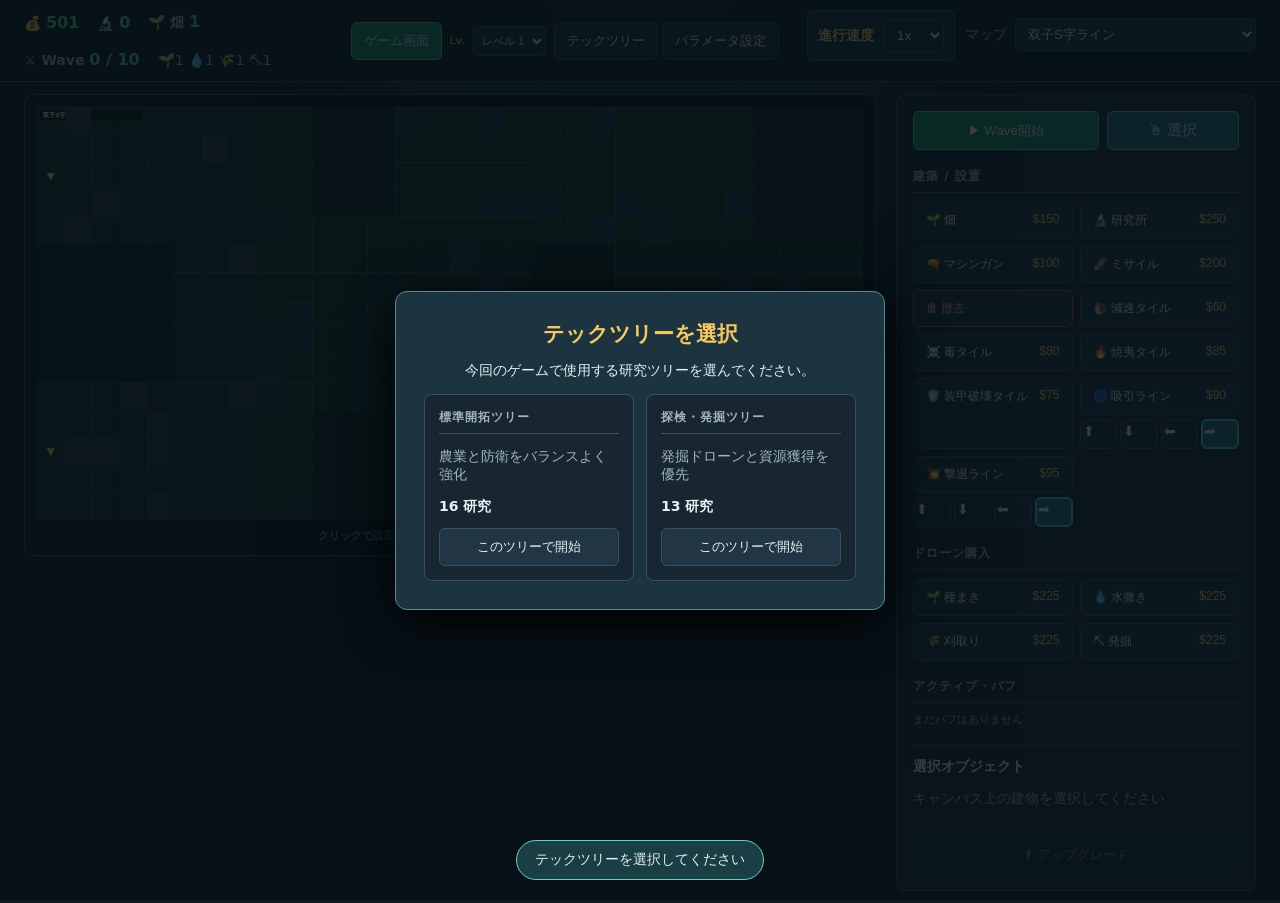
<file: index.html>
<!doctype html>
<html lang="ja"><head><meta charset="UTF-8"><meta name="viewport" content="width=device-width,initial-scale=1"><title>Farm Defense - Expanded Edition</title><link rel="stylesheet" href="style.css"><link rel="stylesheet" href="style-mobile.css" media="screen and (max-width: 700px)"></head>
<body><header><div class="stats"><b>💰 <i id="money">501</i></b><b>🔬 <i id="science">0</i></b><b>🌱 畑 <i id="farms">2</i></b><b>⚔ Wave <i id="wave">0 / 10</i></b><span id="drones">🌱1 💧1 🌾1 🔍1</span></div><nav><button class="tab active" data-tab="game-tab">ゲーム画面</button><button class="tab" data-tab="techtree-tab">テックツリー</button><button class="tab" data-tab="params-tab">パラメータ設定</button></nav><div id="header-game-controls" class="header-game-controls"></div></header>
<main><section id="game-tab" class="tab-panel active"><div class="game-layout"><div class="canvas-wrap"><canvas id="gameCanvas" width="360" height="720"></canvas><div class="hint">クリックで設置・選択　｜　敵を倒して農園を守ろう</div></div><aside id="sidebar"><div class="top-actions"><button id="btn-start-wave" class="primary">▶ Wave開始</button><button id="btn-select-mode" class="select-action">🖱 選択</button></div><h3>建築 / 設置</h3><div class="build-grid" id="build-grid"></div><h3>ドローン購入</h3><div class="build-grid drone-grid" id="drone-shop"></div><h3>アクティブ・バフ</h3><div id="buff-list" class="badges">まだバフはありません</div><div id="selection" class="selection"><b>選択オブジェクト</b><p>キャンバス上の建物を選択してください</p><button id="btn-upgrade-target" disabled>⬆ アップグレード</button></div></aside></div></section>
<section id="techtree-tab" class="tab-panel"><div class="section-head"><div><h2>テックツリー</h2><p>科学ポイントを使って文明を発展させ、農園を強化しましょう。</p></div><strong>科学 🔬 <span id="science-tech">0</span></strong></div><div id="techtree" class="tech-tree"></div></section>
 <section id="params-tab" class="tab-panel"><div class="section-head"><div><h2>パラメータ設定</h2><p>ゲームバランス、発掘ドローン、テックツリーを変更できます。</p></div><div><button id="resume">▶ ゲームに戻る</button><button id="export">📋 設定をJS変数として出力</button><button id="reset" class="danger">🔄 リセットして最初から</button></div></div><h2>ゲームパラメータ</h2><div id="param-editor" class="param-editor"></div><h2>罠作成・編集</h2><p>効果を1つ以上設定し、保存後にゲーム画面で設置して試せます。設置済み罠は編集前の定義を保持します。</p><div id="trap-editor" class="param-editor"></div><h2>発掘ドローン設定</h2><div id="excavation-editor" class="param-editor"></div><h2>バフ設定（効果量・レアリティ）</h2><div id="buff-editor" class="buff-editor"></div><h2>ウェーブ別バフ出現設定</h2><p>未設定のウェーブは「共通設定」を使用します。レアリティ割合は重みです（例: R1=2、R2=1）。</p><div id="wave-buff-editor" class="wave-buff-editor"></div><h2>テックツリー作成・編集</h2><p>研究は名称・Tier・必要科学値・取得バフを編集できます。依存関係は「依存:」のIDを編集データとして保持します。</p><div id="tech-editor"></div></section></main>
<div id="start-tech-overlay" class="overlay hidden"><div class="modal"><h2>テックツリーを選択</h2><p>今回のゲームで使用する研究ツリーを選んでください。</p><div id="tree-choices" class="tree-choices"></div></div></div>
 <div id="wave-buff-overlay" class="overlay hidden"><div class="modal"><h2>WAVE CLEAR!</h2><p id="wave-buff-caption">獲得するバフを選択</p><div id="buff-choices"></div></div></div><div id="game-overlay" class="overlay hidden"><div class="modal"><h1 id="game-result"></h1><p id="game-result-detail"></p><button id="restart" class="primary">もう一度プレイ</button></div></div><div id="toast"></div><script src="param.js?v=tech-tree-tier10-20260917"></script><script src="trap.js?v=tech-tree-tier10-20260917"></script><script src="script.js?v=tech-tree-tier10-20260917"></script></body></html>
</file>
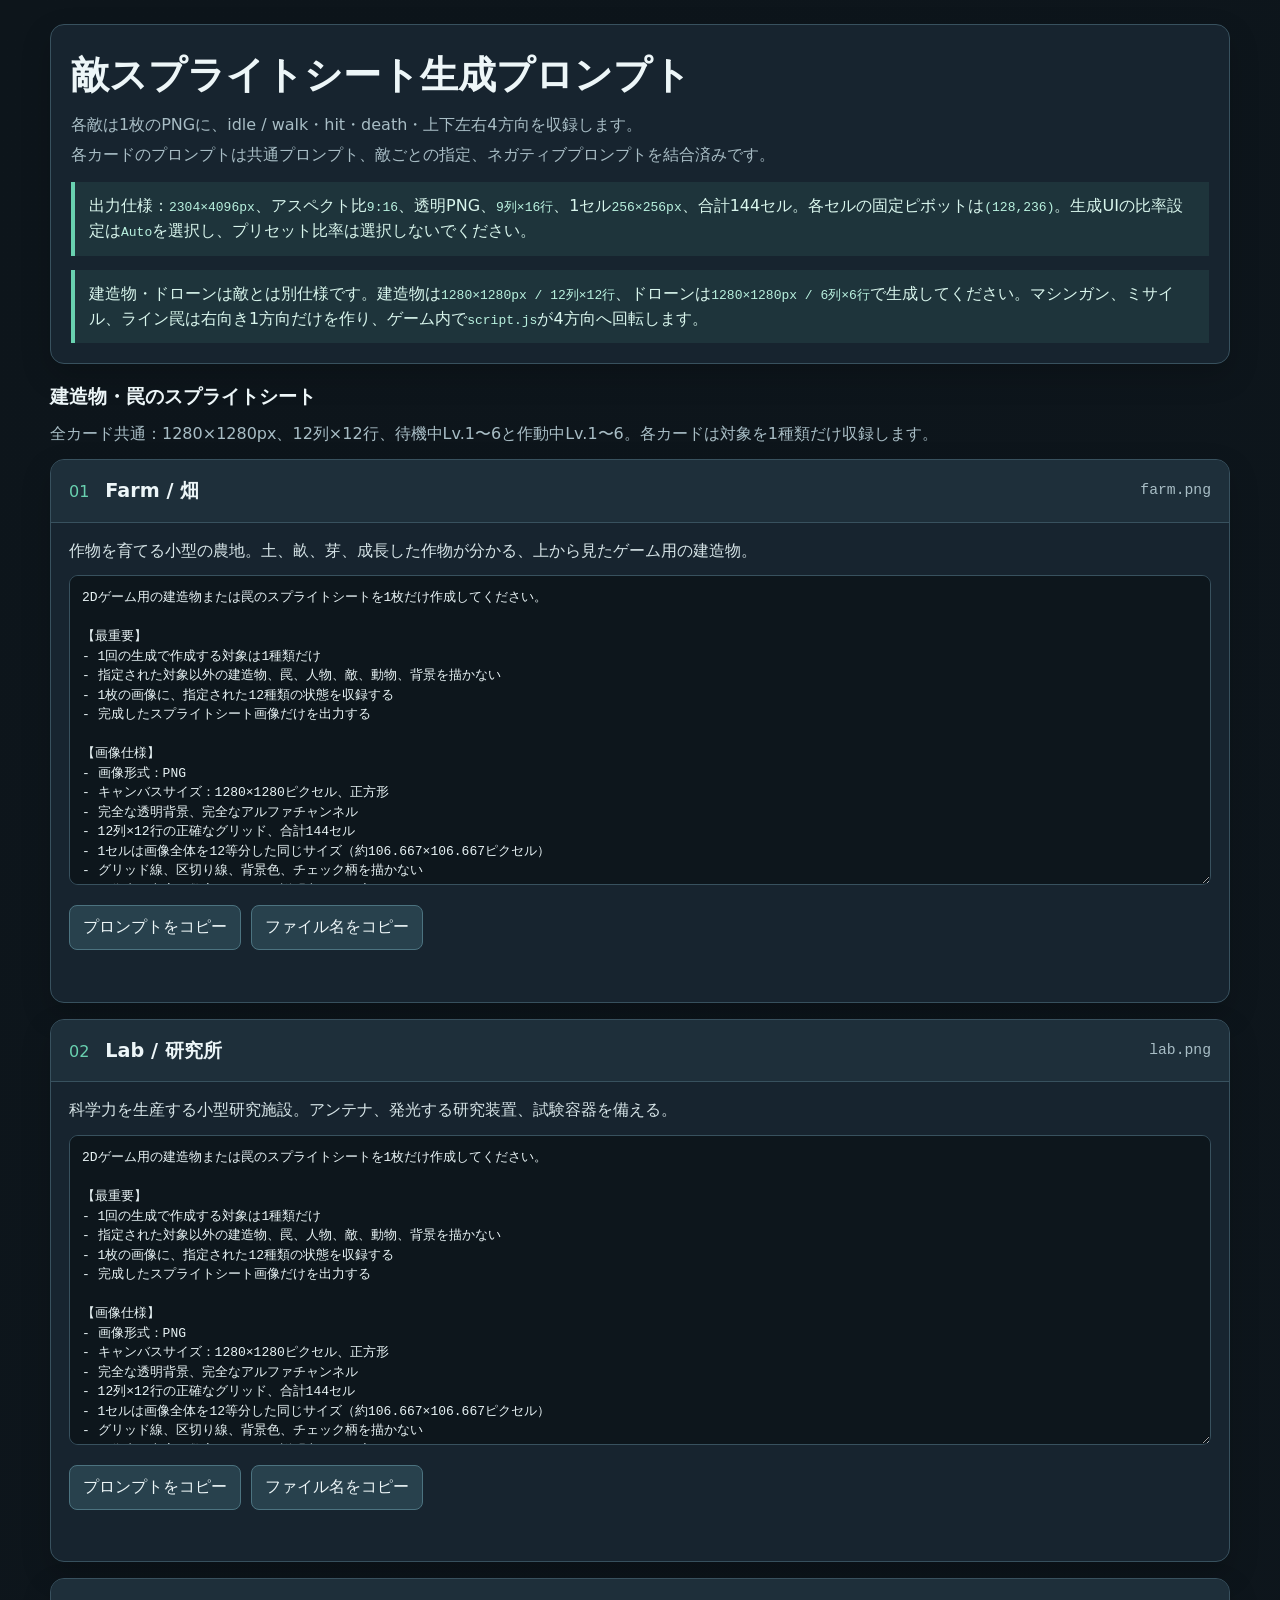
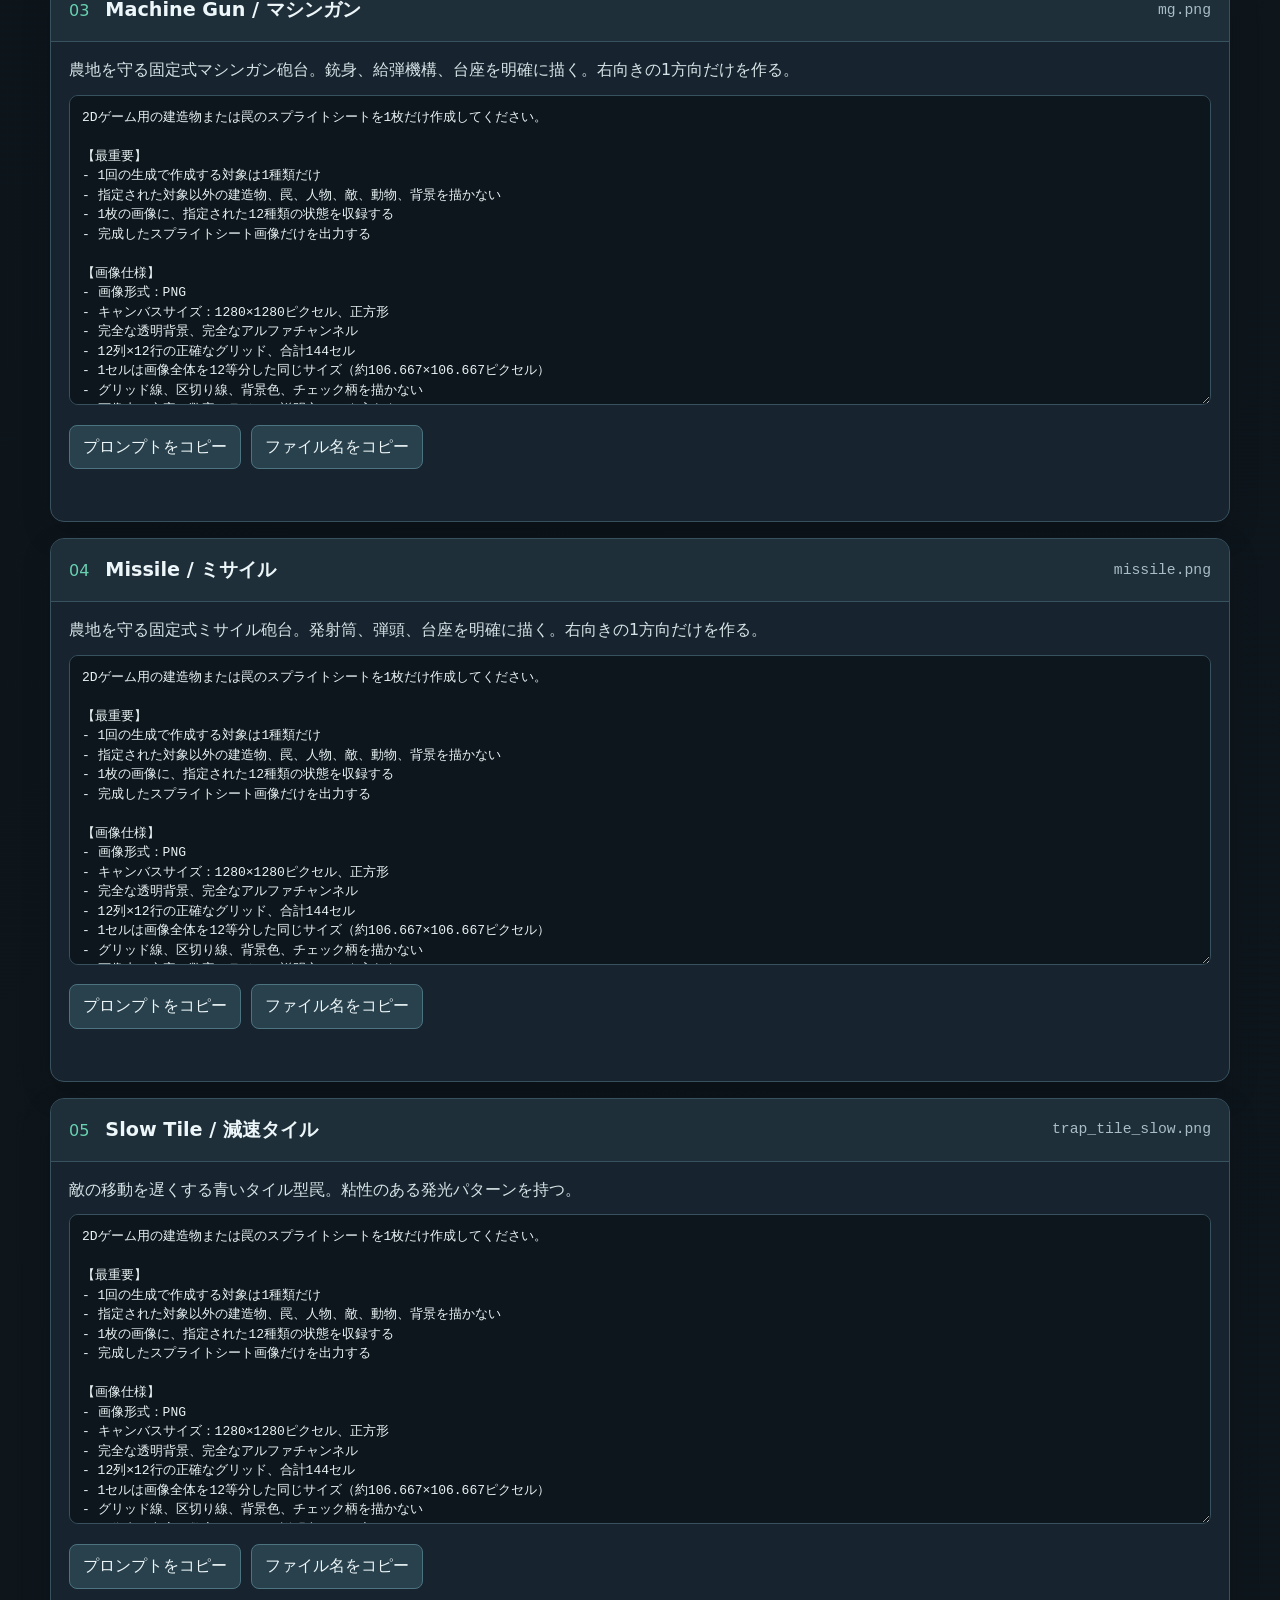
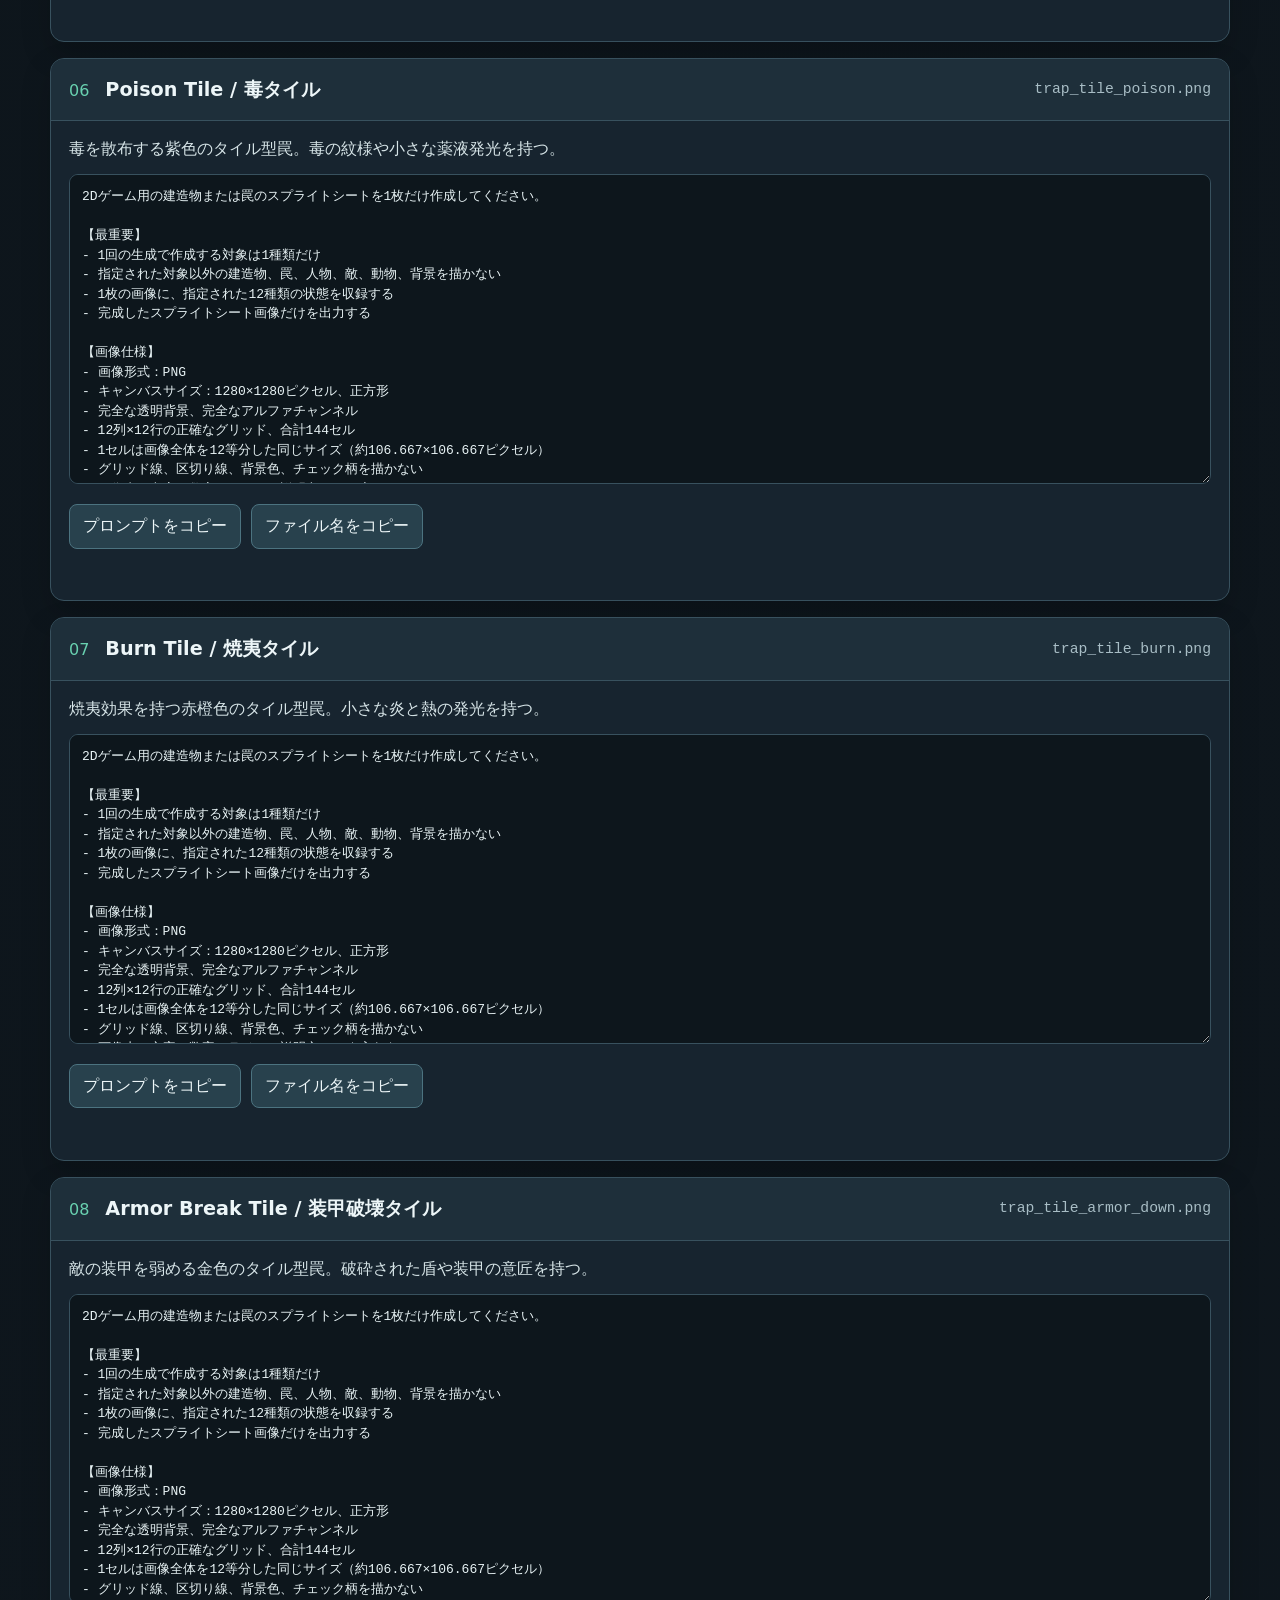
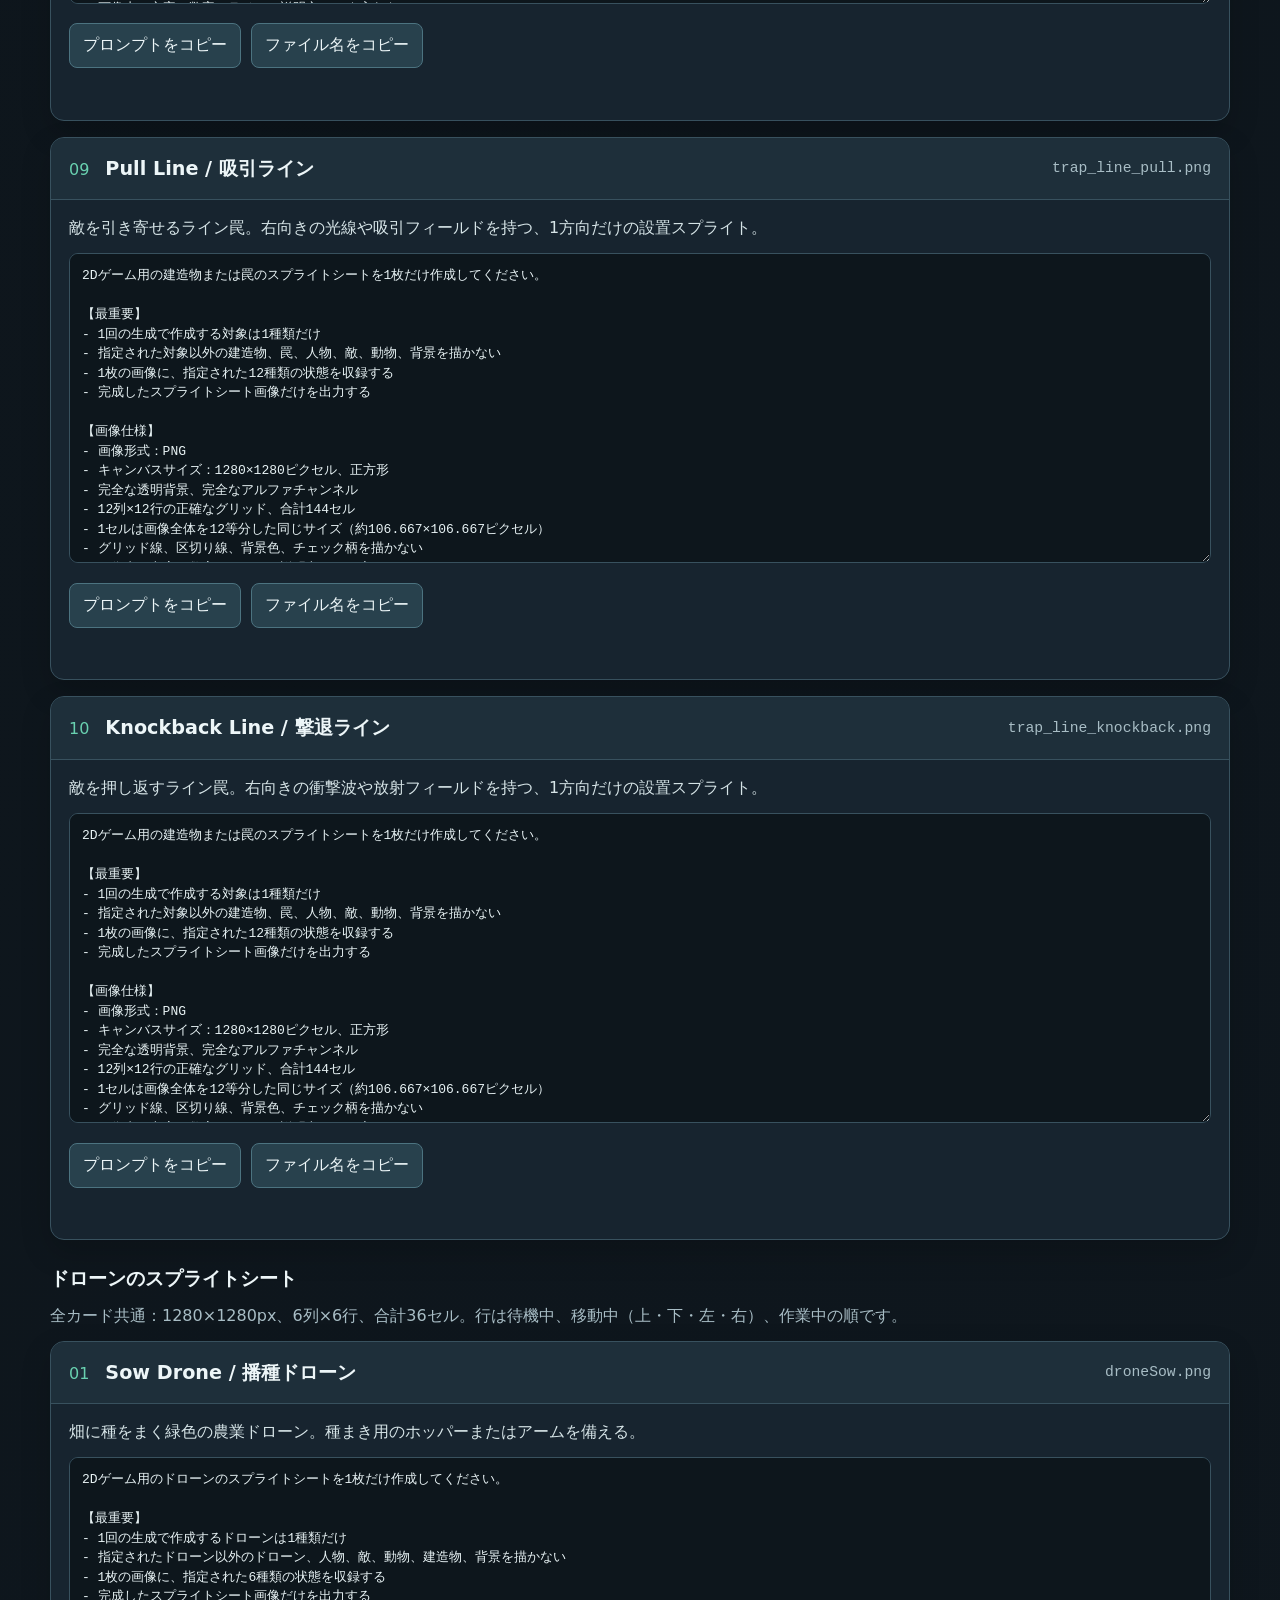
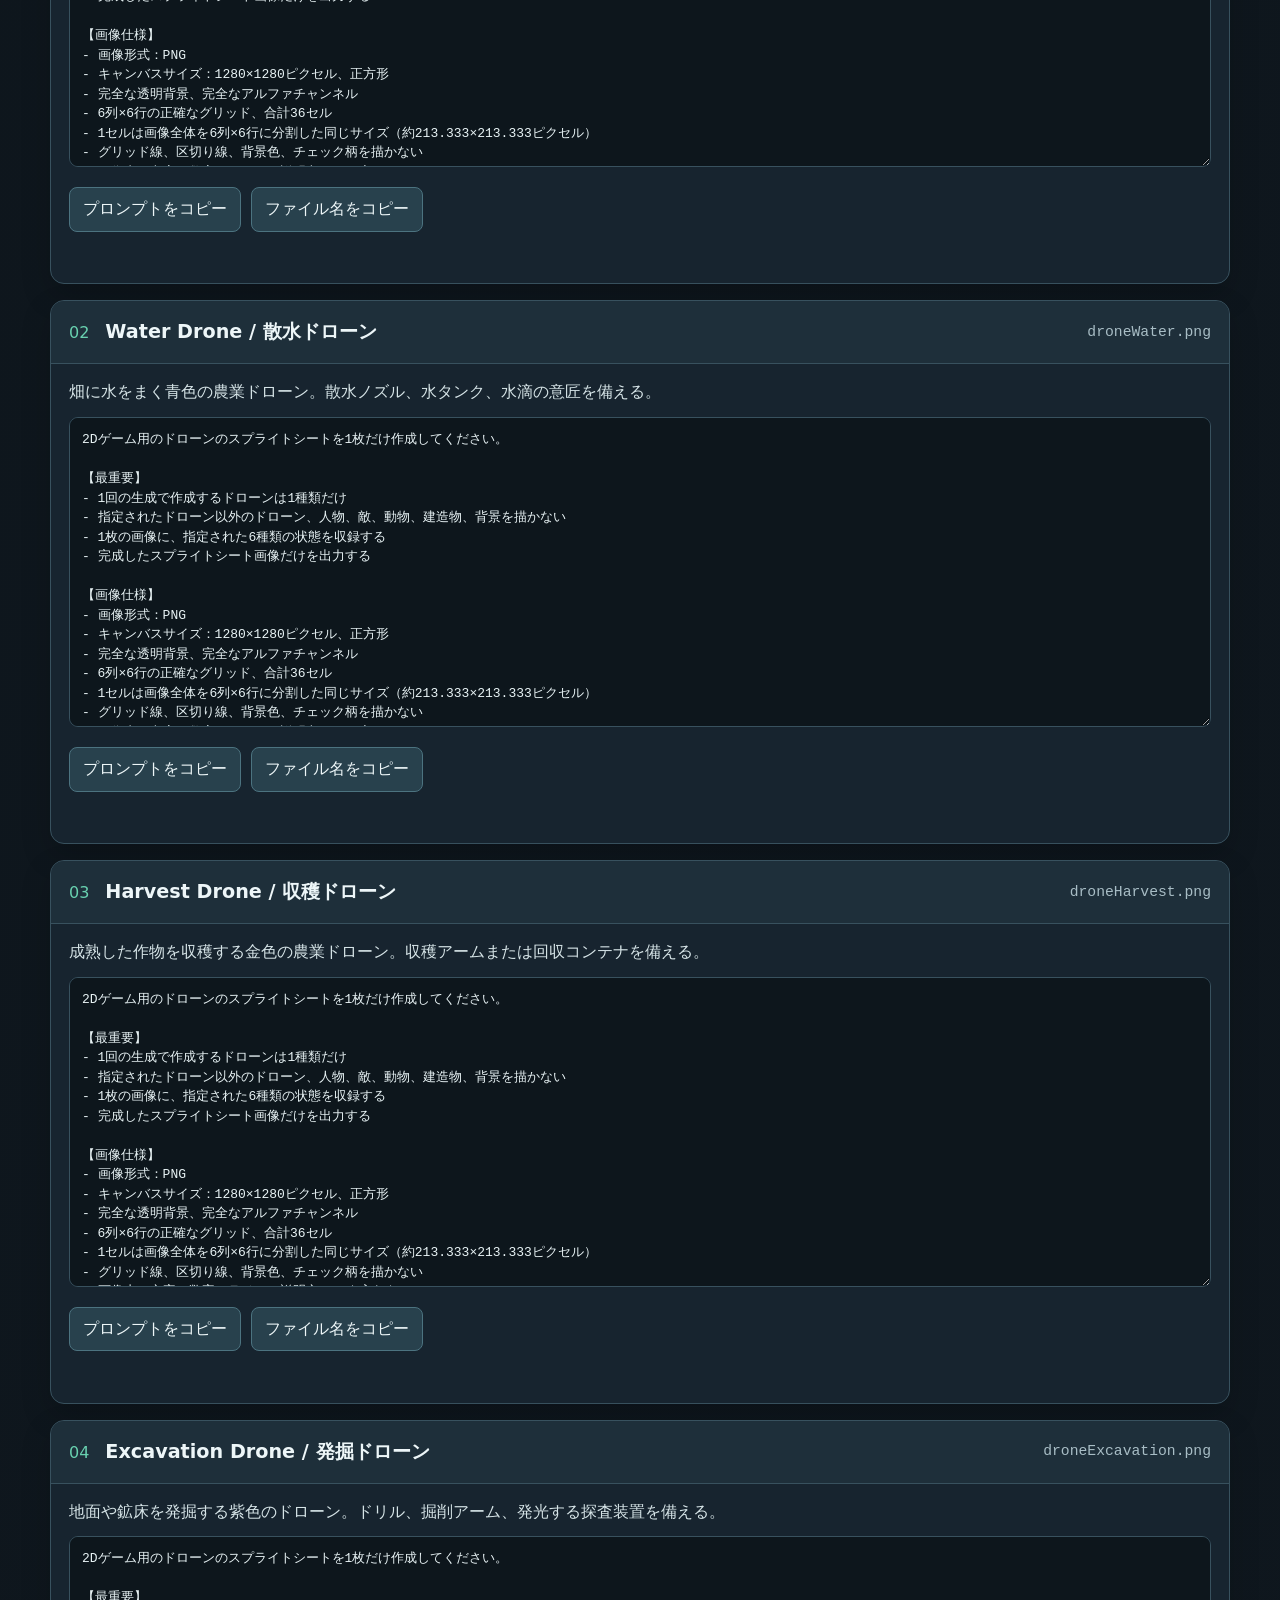
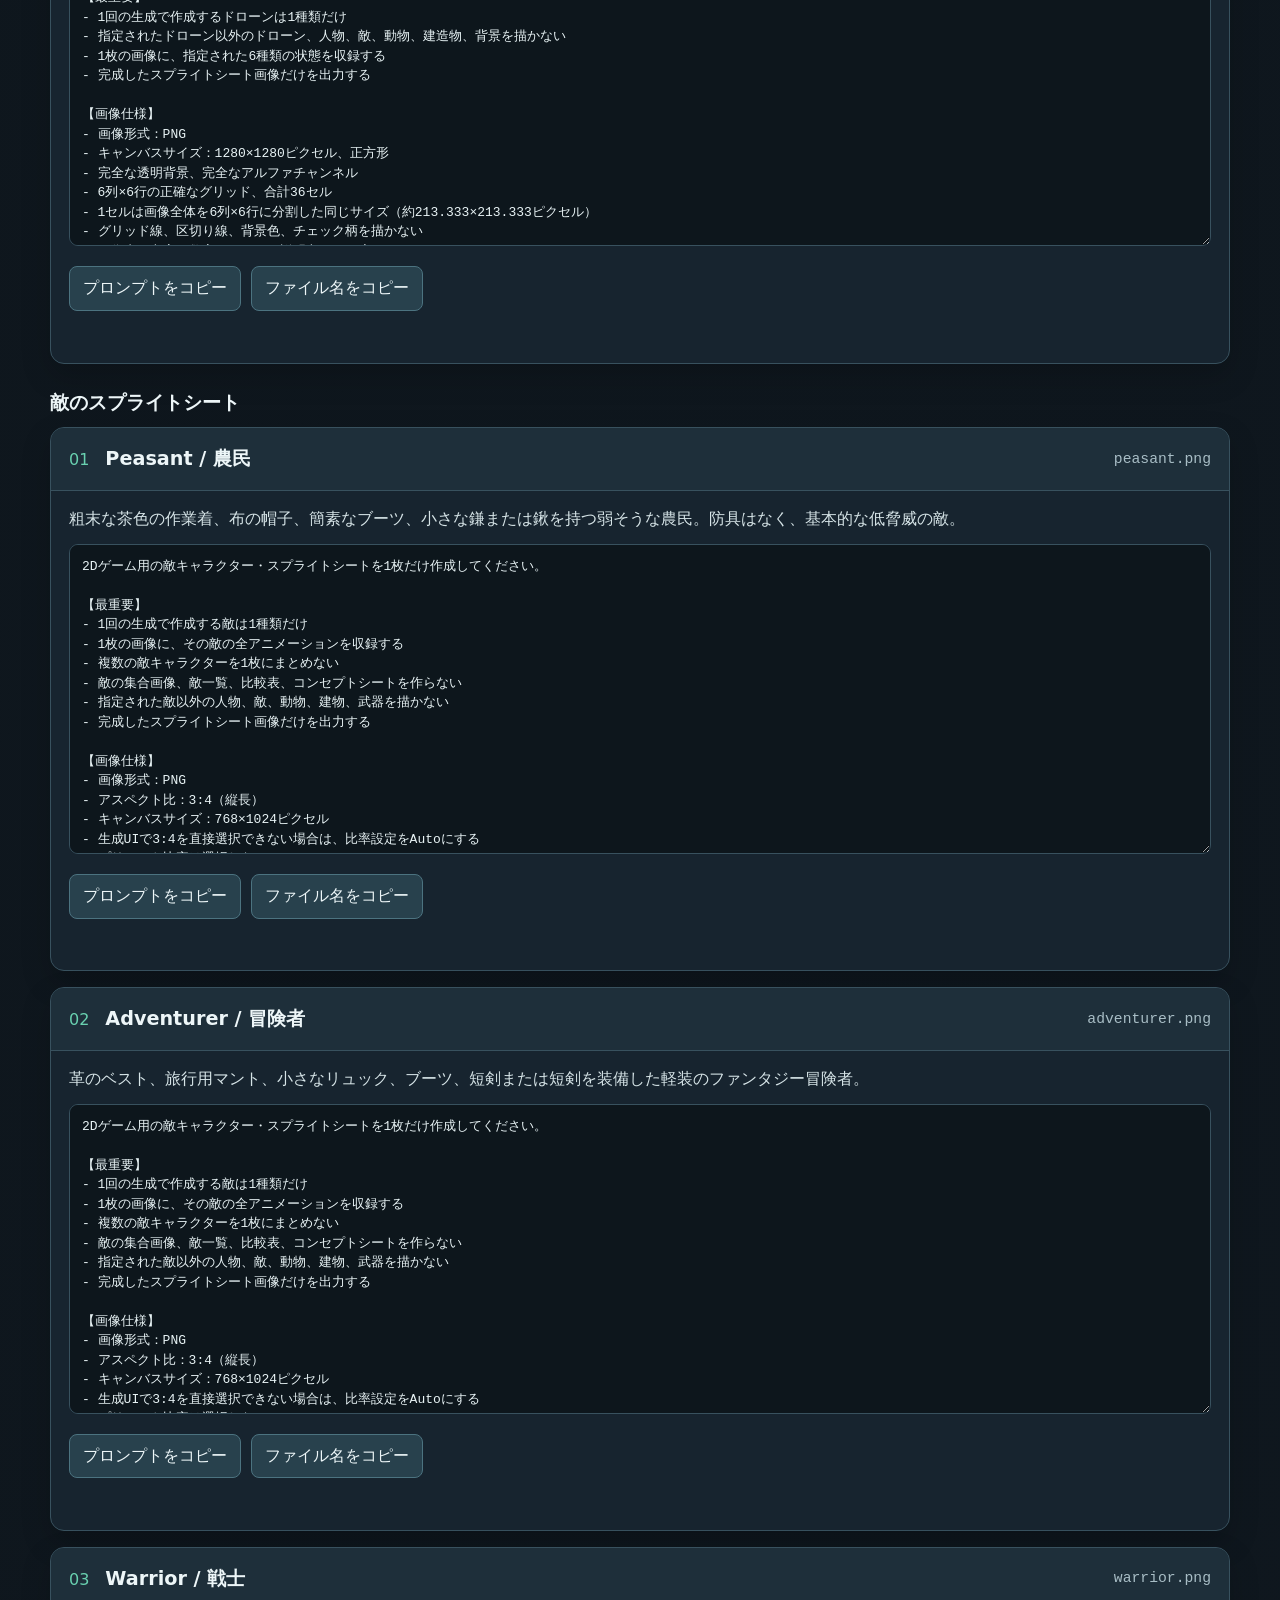
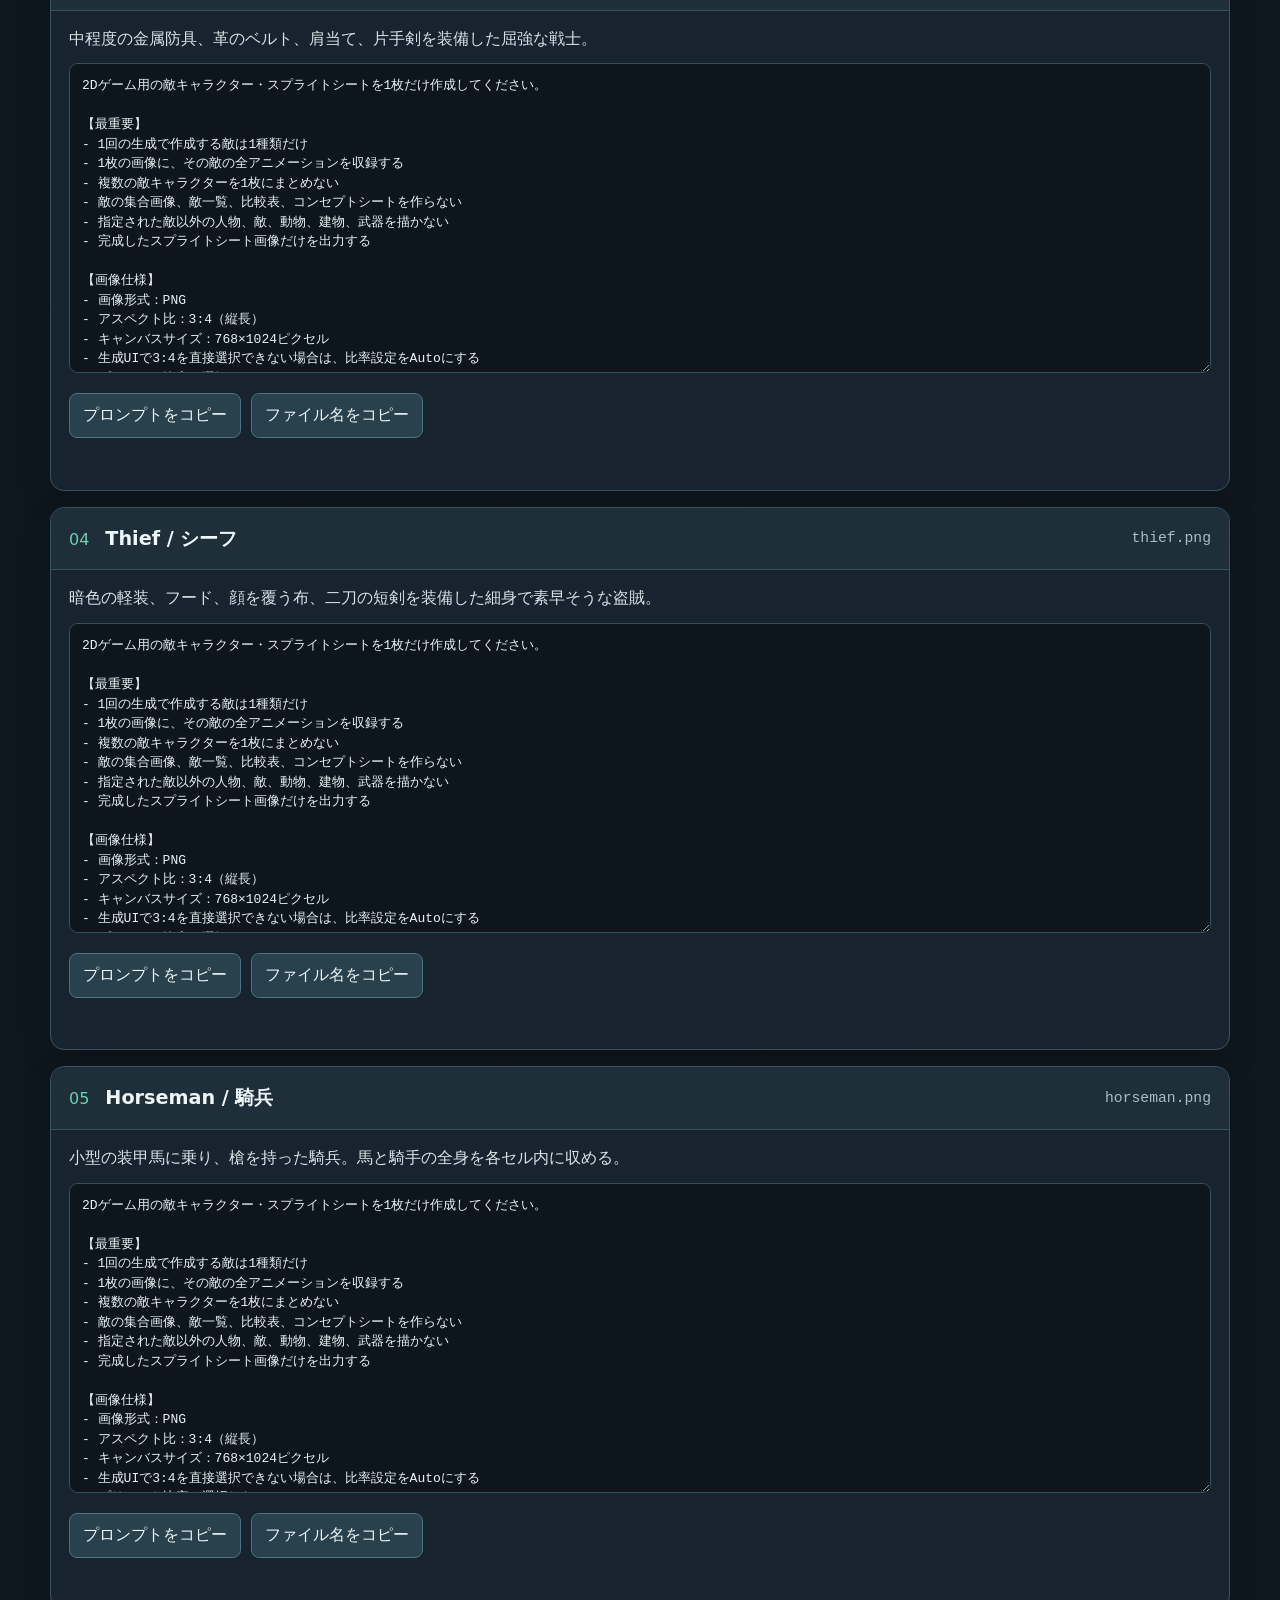
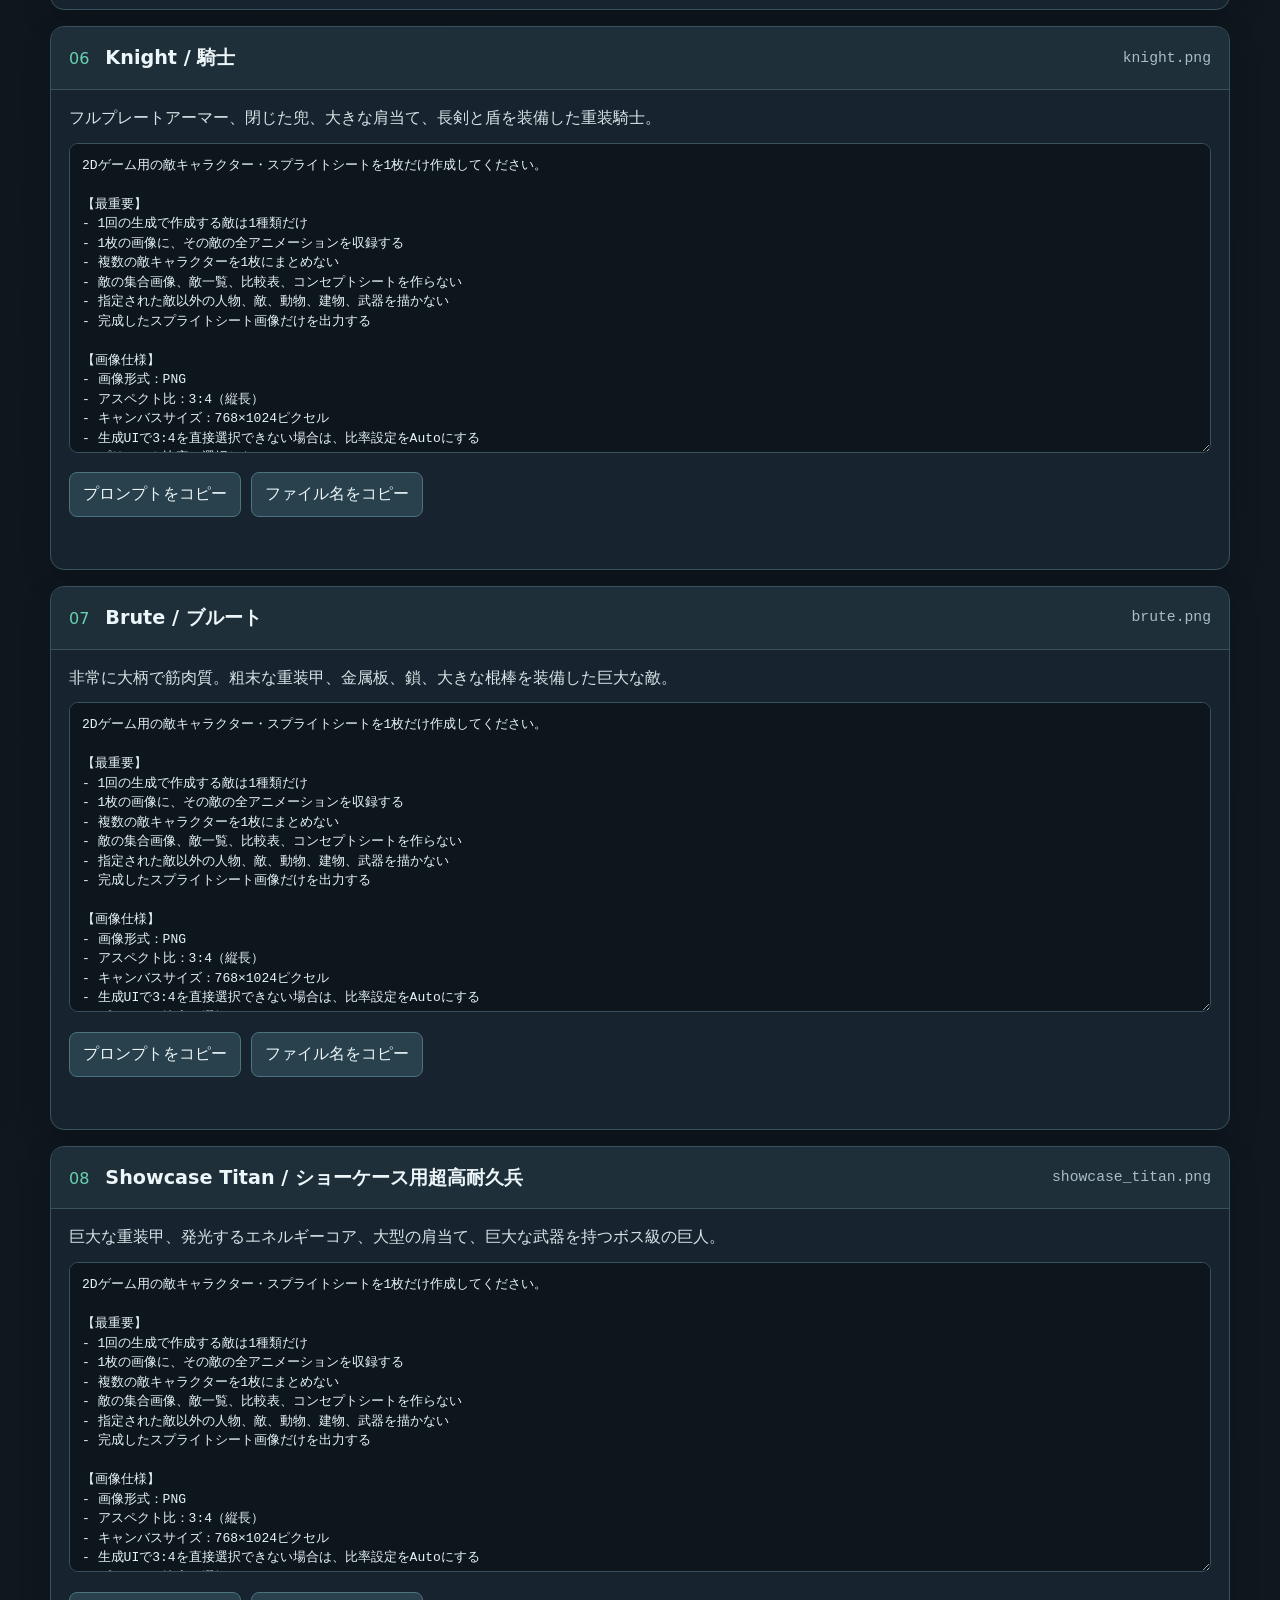
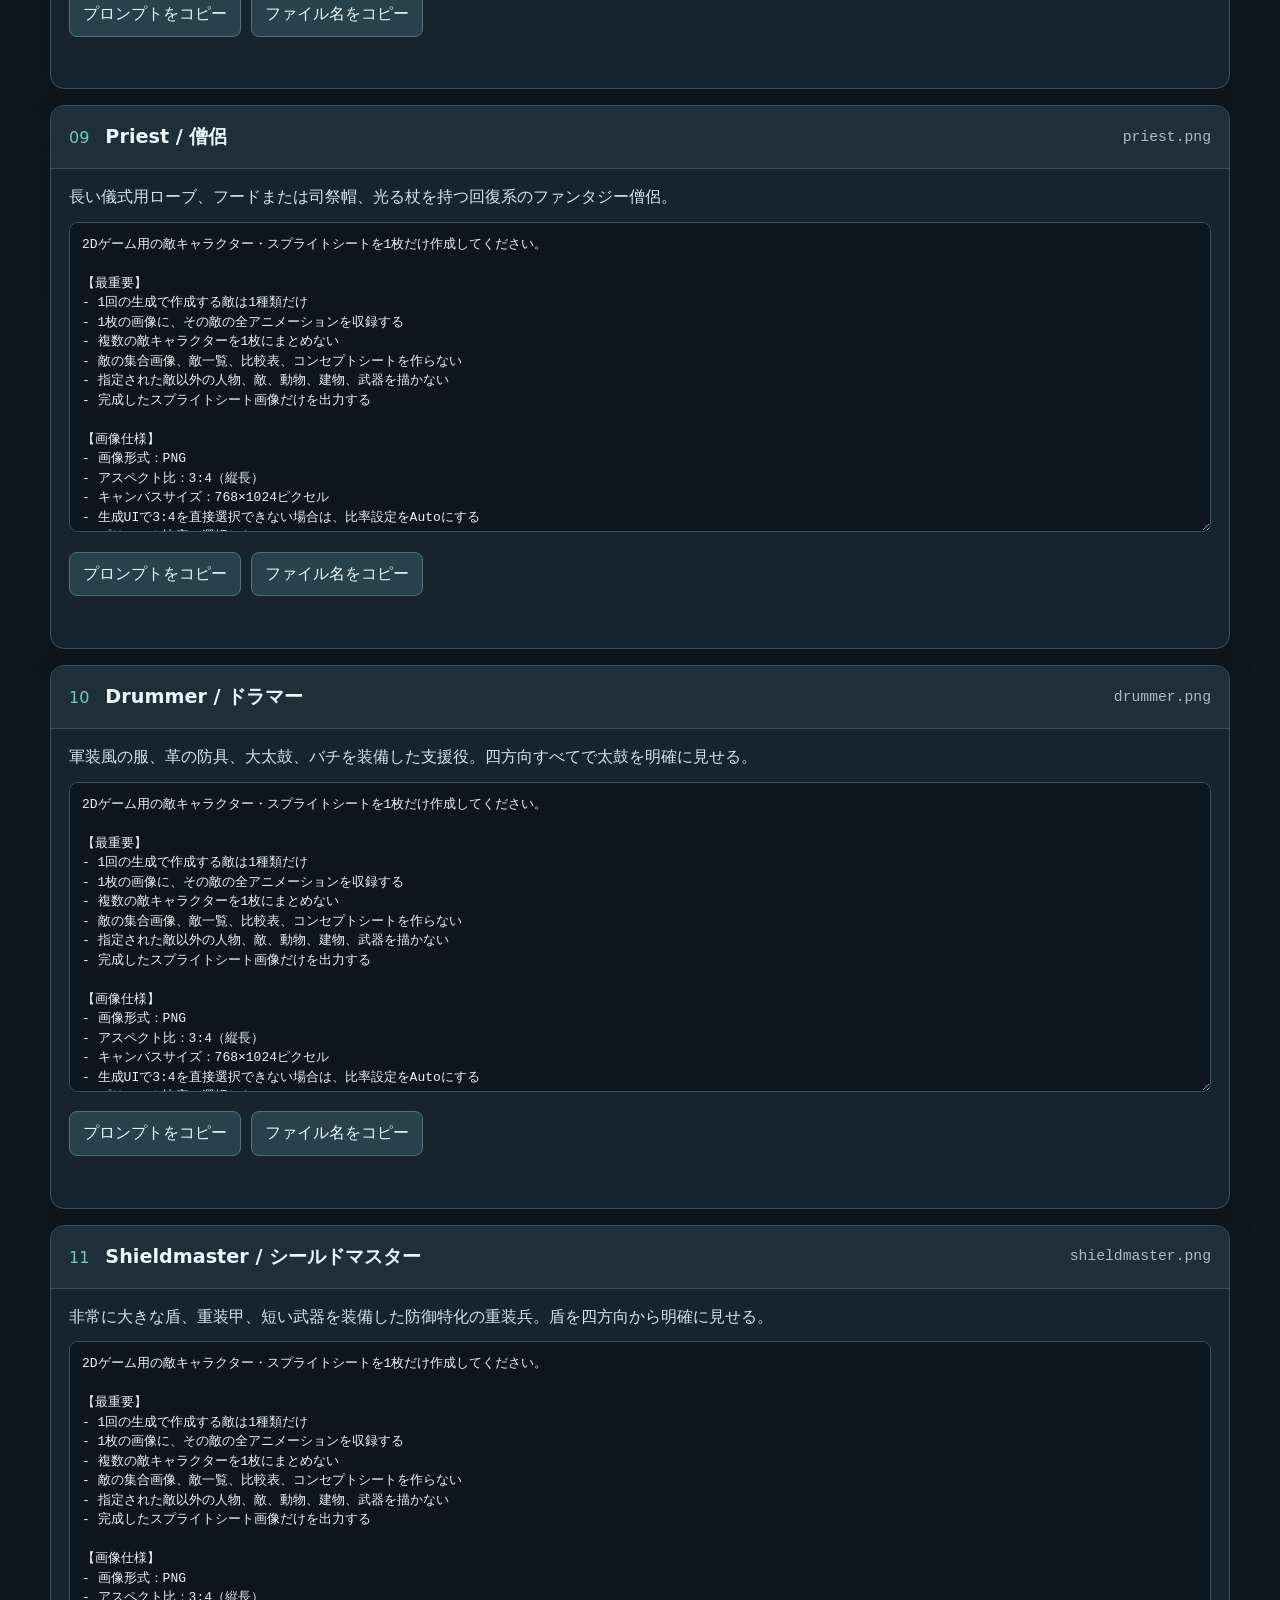
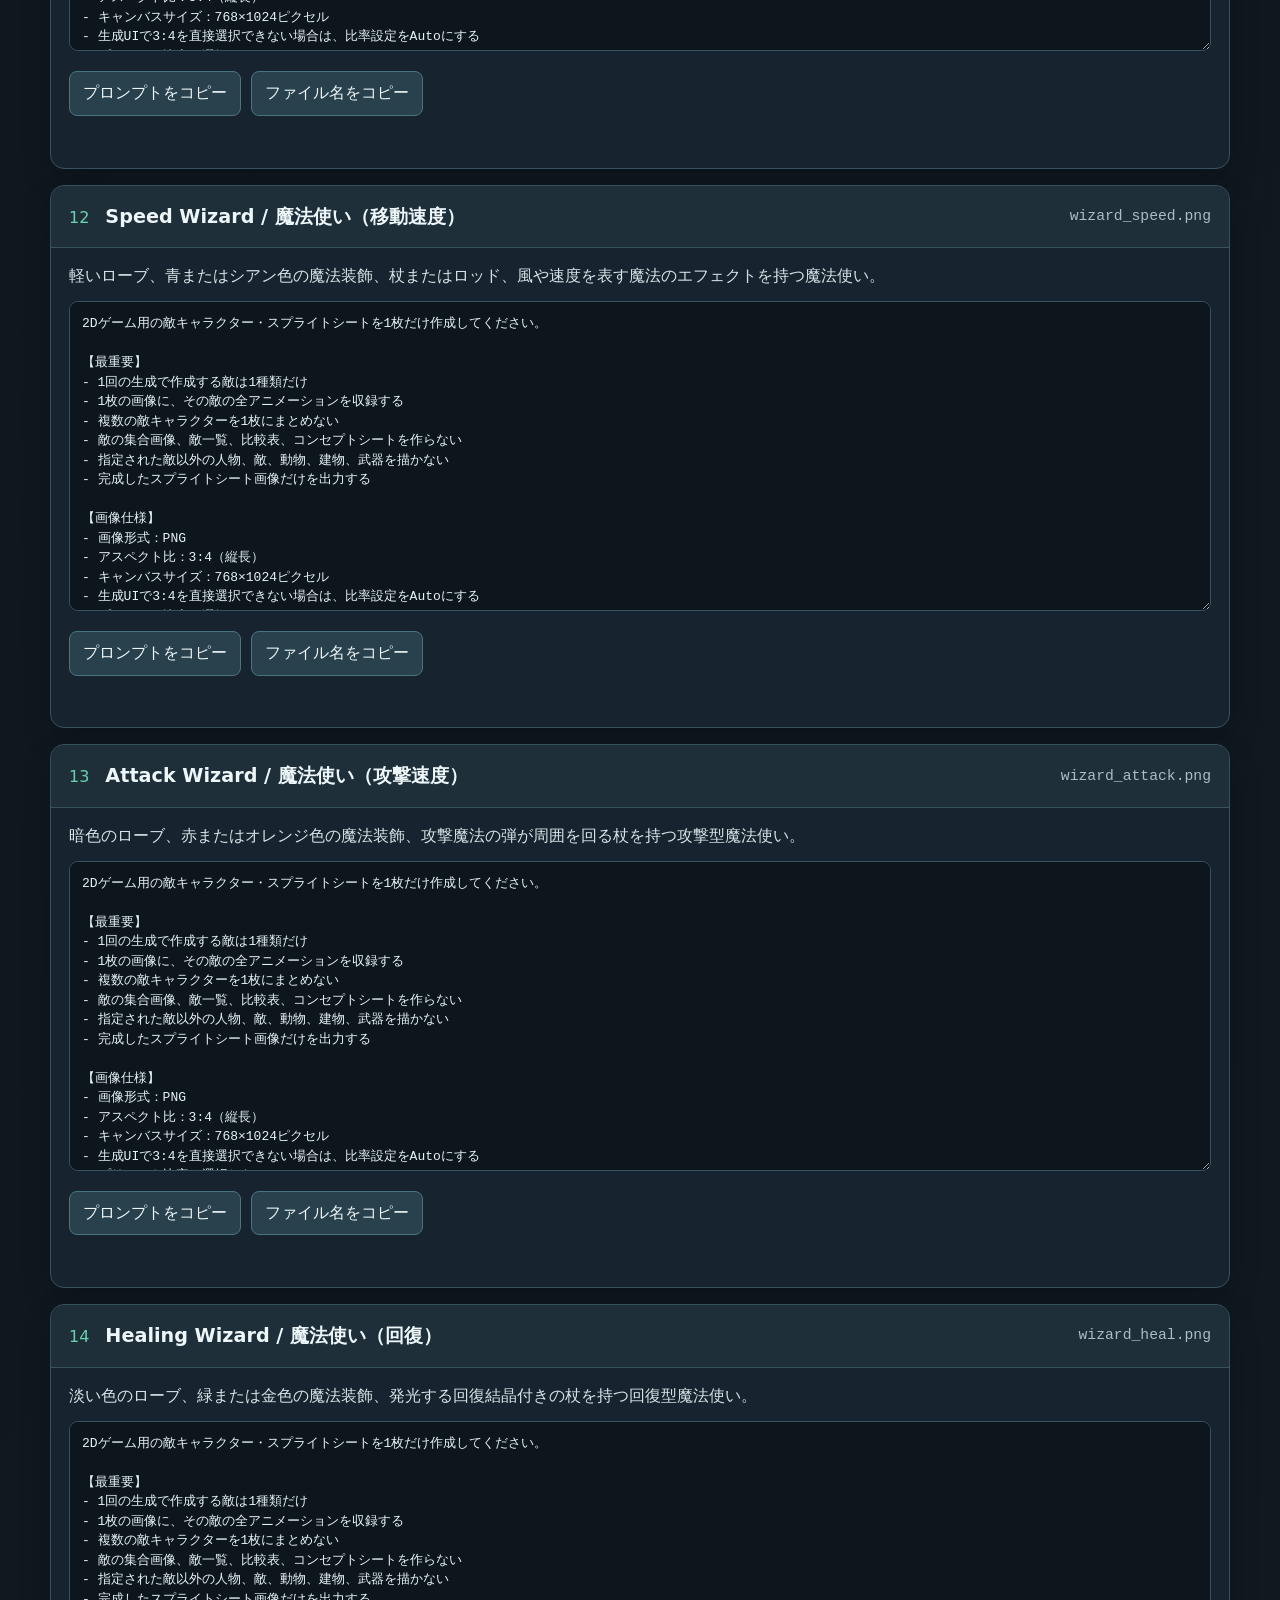
<file: enemy-sprite-prompts.html>
<!doctype html>
<html lang="ja">
<head>
  <meta charset="utf-8">
  <meta name="viewport" content="width=device-width, initial-scale=1">
  <title>敵スプライトシート生成プロンプト</title>
  <style>
    :root {
      color-scheme: dark;
      --bg: #101820;
      --panel: #182630;
      --panel-soft: #20323e;
      --border: #38515e;
      --text: #edf6f8;
      --muted: #a8bdc5;
      --accent: #69d1b0;
      --accent-strong: #2fa987;
      --copied: #f0c866;
    }

    * { box-sizing: border-box; }
    body {
      margin: 0;
      padding: 24px;
      background: linear-gradient(135deg, #0d151b, var(--bg));
      color: var(--text);
      font-family: system-ui, -apple-system, "Segoe UI", sans-serif;
      line-height: 1.55;
    }

    main { max-width: 1180px; margin: 0 auto; }
    h1 { margin: 0 0 8px; font-size: clamp(1.6rem, 3vw, 2.4rem); }
    h2 { margin: 0; font-size: 1.2rem; }
    p { margin: 6px 0; }
    .intro, .enemy-card {
      border: 1px solid var(--border);
      border-radius: 14px;
      background: rgba(24, 38, 48, .94);
      box-shadow: 0 12px 30px rgba(0, 0, 0, .18);
    }
    .intro { padding: 20px; margin-bottom: 18px; }
    .muted { color: var(--muted); }
    .notice {
      margin-top: 14px;
      padding: 12px 14px;
      border-left: 4px solid var(--accent);
      background: rgba(105, 209, 176, .09);
      color: #d9f6ed;
    }
    .enemy-list { display: grid; gap: 16px; }
    .sprite-section { margin-bottom: 24px; }
    .sprite-section > h2 { margin: 0 0 10px; }
    .sprite-section > p { margin: 0 0 12px; }
    .enemy-card { overflow: hidden; }
    .enemy-header {
      display: flex;
      align-items: center;
      justify-content: space-between;
      gap: 16px;
      padding: 16px 18px;
      background: rgba(32, 50, 62, .78);
      border-bottom: 1px solid var(--border);
    }
    .enemy-index { color: var(--accent); font-variant-numeric: tabular-nums; }
    .file-label {
      color: var(--muted);
      font-family: ui-monospace, SFMono-Regular, Consolas, monospace;
      font-size: .92rem;
      overflow-wrap: anywhere;
    }
    .enemy-body { padding: 16px 18px 18px; }
    .description { margin: 0 0 12px; color: #d6e4e7; }
    .prompt-box {
      width: 100%;
      min-height: 310px;
      resize: vertical;
      padding: 12px;
      border: 1px solid var(--border);
      border-radius: 9px;
      background: #0d161c;
      color: #e8f3f5;
      font: 13px/1.5 ui-monospace, SFMono-Regular, Consolas, monospace;
    }
    .actions { display: flex; flex-wrap: wrap; gap: 10px; margin-top: 12px; }
    button {
      border: 1px solid #4c7380;
      border-radius: 8px;
      padding: 9px 13px;
      background: #28414d;
      color: var(--text);
      cursor: pointer;
      font: inherit;
      transition: .16s ease;
    }
    button:hover { border-color: var(--accent); background: #315361; }
    button:focus-visible { outline: 3px solid rgba(105, 209, 176, .4); outline-offset: 2px; }
    button.copied {
      border-color: var(--copied);
      background: rgba(240, 200, 102, .18);
      color: #ffe8a7;
    }
    .copy-status { min-height: 1.5em; color: var(--muted); font-size: .9rem; }
    code { color: #b9f1df; }
    @media (max-width: 620px) {
      body { padding: 12px; }
      .enemy-header { align-items: flex-start; flex-direction: column; gap: 4px; }
      .prompt-box { min-height: 380px; }
      button { width: 100%; }
    }
  </style>
</head>
<body>
  <main>
    <section class="intro">
      <h1>敵スプライトシート生成プロンプト</h1>
      <p class="muted">各敵は1枚のPNGに、idle / walk・hit・death・上下左右4方向を収録します。</p>
      <p class="muted">各カードのプロンプトは共通プロンプト、敵ごとの指定、ネガティブプロンプトを結合済みです。</p>
      <div class="notice">
        出力仕様：<code>2304×4096px</code>、アスペクト比<code>9:16</code>、透明PNG、<code>9列×16行</code>、1セル<code>256×256px</code>、合計144セル。各セルの固定ピボットは<code>(128,236)</code>。生成UIの比率設定は<code>Auto</code>を選択し、プリセット比率は選択しないでください。
      </div>
      <div class="notice">
        建造物・ドローンは敵とは別仕様です。建造物は<code>1280×1280px / 12列×12行</code>、ドローンは<code>1280×1280px / 6列×6行</code>で生成してください。マシンガン、ミサイル、ライン罠は右向き1方向だけを作り、ゲーム内で<code>script.js</code>が4方向へ回転します。
      </div>
    </section>

    <section class="sprite-section" aria-labelledby="structure-heading">
      <h2 id="structure-heading">建造物・罠のスプライトシート</h2>
      <p class="muted">全カード共通：1280×1280px、12列×12行、待機中Lv.1〜6と作動中Lv.1〜6。各カードは対象を1種類だけ収録します。</p>
      <div id="structure-list" class="enemy-list" aria-label="建造物と罠ごとのプロンプト"></div>
    </section>

    <section class="sprite-section" aria-labelledby="drone-heading">
      <h2 id="drone-heading">ドローンのスプライトシート</h2>
      <p class="muted">全カード共通：1280×1280px、6列×6行、合計36セル。行は待機中、移動中（上・下・左・右）、作業中の順です。</p>
      <div id="drone-list" class="enemy-list" aria-label="ドローンごとのプロンプト"></div>
    </section>

    <section class="sprite-section" aria-labelledby="enemy-heading">
      <h2 id="enemy-heading">敵のスプライトシート</h2>
      <div id="enemy-list" class="enemy-list" aria-label="敵ごとのプロンプト"></div>
    </section>
  </main>

  <script>
const commonPrompt = `2Dゲーム用の敵キャラクター・スプライトシートを1枚だけ作成してください。

【最重要】
- 1回の生成で作成する敵は1種類だけ
- 1枚の画像に、その敵の全アニメーションを収録する
- 複数の敵キャラクターを1枚にまとめない
- 敵の集合画像、敵一覧、比較表、コンセプトシートを作らない
- 指定された敵以外の人物、敵、動物、建物、武器を描かない
- 完成したスプライトシート画像だけを出力する

【画像仕様】
- 画像形式：PNG
- アスペクト比：3:4（縦長）
- キャンバスサイズ：768×1024ピクセル
- 生成UIで3:4を直接選択できない場合は、比率設定をAutoにする
- プリセット比率は選択しない
- 比率設定よりも、768×1024ピクセルと3列×4行の指定を優先する
- 完全な透明背景
- 完全なアルファチャンネル
- 背景色なし
- 背景のチェック柄を描かない
- 3列×4行の正確なグリッド
- 全12セルを同じサイズにする
- 1セルのサイズは正方形（256×256ピクセル）
- 各セルには対象の敵を1体だけ配置する
- グリッド線や区切り線は描かない
- 画像内に文字、数字、ラベル、説明文を入れない

【行の構成】
1行目：move（移動）、上向き、3フレーム
2行目：move（移動）、下向き、3フレーム
3行目：move（移動）、右向き、3フレーム
4行目：death（死亡）、方向共通、3フレーム

【move】
- 各方向それぞれ3フレーム
- 動きがカクつかない、自然で滑らかな歩行/移動アニメーション
- 腕や足を交互に動かし、前進する動作を表現する
- 3フレームで自然につながるループアニメーションにする
- 完全に静止したポーズを繰り返すだけにしない

【death】
- 方向共通で3フレーム
- 立っている状態、崩れ始める状態、完全に倒れた状態を3フレームで滑らかに表現する
- 立ち姿だけを繰り返さない

【キャラクターの統一】
全12フレームで、同じ敵キャラクター、顔、体格、衣装、武器、防具、配色、シルエット、視点、画角、縮尺、中心位置、足元の位置、セル内の余白を完全に維持する。
敵の全身を各セル（256×256px）の内側に十分な余白（パディング）を持って収めること。頭、腕、足、武器、盾、帽子、マント、馬、エフェクトなどが絶対にセルの境界線を越えないようにする。
隣接する上下左右のセル（他のフレーム）へ画像が映り込んだり、一部がはみ出したりすることは厳禁。

【フレーム間の位置固定・最重要】
- これはゲームでそのまま3列アニメーション再生する画像なので、フレームごとにキャラクター全体を再配置しない
- 全てのセルの中心位置（特に胴体のルート位置や接地点）がズレて動きがカクつかないように厳密に位置を固定する
- 各256×256セルのゲーム内固定ピボットを、セル座標の中心下寄り（例: x=128、y=236）に置く
- 人型の敵は、両足の接地点または足元の中心を固定ピボットに合わせる
- 馬や大型の敵は、胴体のルート位置と地面への接地点を固定ピボットに合わせる
- 12セルすべてで、固定ピボットのx座標と接地線のy座標を完全に同じにする
- moveでは、足元の接地線と胴体のルート位置を極端に動かさず、歩行モーションを行う
- deathでは、固定ピボットと接地線を維持したまま、その場で崩れたり倒れたりする。倒れた後もセル中央へ再配置しない
- 見た目の外接矩形を各フレームで中央揃えしない。キャラクターの外接矩形が変化しても、固定ピボットを優先する
- 各セルに同じ下余白・左右余白を確保し、フレームごとの自動トリミングや自動リサイズを行わない
- 武器、盾、マント、エフェクトが左右へ伸びても、胴体と足元の固定位置を引っ張って移動させない

【方向】
- 1行につき1方向だけを描く
- 行の途中で向きを変えない
- 上向き、下向き、右向きを明確に描き分ける
- 4行目は死亡状態なので方向は共通でよい
- 左右の装備位置が異なる場合、単純な左右反転にしない

【見た目】
- 見やすい2Dゲーム用ピクセルアート
- 小さく表示しても敵の種類が判別できる明確なシルエット
- 輪郭をはっきりさせる
- フレーム間で形状を崩さない
- 透明背景との境界を明確にする
- 過剰なエフェクトを使用しない
- 敵本体を確認できる状態にする

【出力条件】
- 1枚のPNG画像だけを出力する
- 768×1024ピクセル
- 3列×4行、合計12セル
- 1セル256×256ピクセルの正方形
- 完全な透明背景
- チェック柄を背景として描かない`;

    const negativePrompt = `【Negative prompt】
隣接セルへの映り込み、他のフレームからの画像混入、境界線外へのはみ出し、セルの枠に触れる、余白不足、フレームごとの自動トリミング、フレームごとのバウンディングボックス中央寄せ、フレームごとの自動リサイズ、キャラクター全体の左右移動、キャラクター全体の上下移動、足元の基準線のずれ、接地点のずれ、固定ピボットのずれ、胴体のルート位置のずれ、セル内余白の変化、浮遊、沈み込み、歩行中の瞬間移動、武器や盾に引っ張られた全身移動、複数の敵、複数キャラクター、敵の集合画像、敵一覧、キャラクター比較表、コンセプトシート、ターンアラウンドシート、全種類の敵を1枚にまとめる、別種類の敵の混在、指定外の人物、指定外の敵、動物、建物、背景オブジェクト、背景、白背景、黒背景、色付き背景、透明風チェック柄、チェッカーボード模様、不透明背景、背景イラスト、風景、床、地面、グリッド線、区切り線、枠線、セル境界線、文字、数字、価格、ロゴ、透かし、説明文、ラベル、UI、ボタン、タイトル、ファイル名、低品質、ぼやけた画像、粗い輪郭、歪んだ形状、フレームごとのデザイン変更、顔の変化、体格の変化、装備の変化、色の変化、視点の変化、縮尺の変化、中心位置のずれ、セルからのはみ出し、対象の重なり、対象の切断、欠けた手足、欠けた武器、異なるセルサイズ、不均一な余白、3列×4行グリッドの崩れ、12セル未満、12セル超過、フレーム数不足、フレームの重複、行ごとの向きの混在、上下左右の向きの間違い、moveとdeathの混在、立ち姿だけの繰り返し、死亡ポーズだけの繰り返し、過剰な煙、過剰な炎、過剰な爆発、アンチエイリアス、ぼやけたエッジ、アルファチャンネルの欠落、JPG、JPEG`;

    const enemies = [
      { name: 'Peasant / 農民', file: 'peasant.png', description: '粗末な茶色の作業着、布の帽子、簡素なブーツ、小さな鎌または鍬を持つ弱そうな農民。防具はなく、基本的な低脅威の敵。' },
      { name: 'Adventurer / 冒険者', file: 'adventurer.png', description: '革のベスト、旅行用マント、小さなリュック、ブーツ、短剣または短剣を装備した軽装のファンタジー冒険者。' },
      { name: 'Warrior / 戦士', file: 'warrior.png', description: '中程度の金属防具、革のベルト、肩当て、片手剣を装備した屈強な戦士。' },
      { name: 'Thief / シーフ', file: 'thief.png', description: '暗色の軽装、フード、顔を覆う布、二刀の短剣を装備した細身で素早そうな盗賊。' },
      { name: 'Horseman / 騎兵', file: 'horseman.png', description: '小型の装甲馬に乗り、槍を持った騎兵。馬と騎手の全身を各セル内に収める。' },
      { name: 'Knight / 騎士', file: 'knight.png', description: 'フルプレートアーマー、閉じた兜、大きな肩当て、長剣と盾を装備した重装騎士。' },
      { name: 'Brute / ブルート', file: 'brute.png', description: '非常に大柄で筋肉質。粗末な重装甲、金属板、鎖、大きな棍棒を装備した巨大な敵。' },
      { name: 'Showcase Titan / ショーケース用超高耐久兵', file: 'showcase_titan.png', description: '巨大な重装甲、発光するエネルギーコア、大型の肩当て、巨大な武器を持つボス級の巨人。' },
      { name: 'Priest / 僧侶', file: 'priest.png', description: '長い儀式用ローブ、フードまたは司祭帽、光る杖を持つ回復系のファンタジー僧侶。' },
      { name: 'Drummer / ドラマー', file: 'drummer.png', description: '軍装風の服、革の防具、大太鼓、バチを装備した支援役。四方向すべてで太鼓を明確に見せる。' },
      { name: 'Shieldmaster / シールドマスター', file: 'shieldmaster.png', description: '非常に大きな盾、重装甲、短い武器を装備した防御特化の重装兵。盾を四方向から明確に見せる。' },
      { name: 'Speed Wizard / 魔法使い（移動速度）', file: 'wizard_speed.png', description: '軽いローブ、青またはシアン色の魔法装飾、杖またはロッド、風や速度を表す魔法のエフェクトを持つ魔法使い。' },
      { name: 'Attack Wizard / 魔法使い（攻撃速度）', file: 'wizard_attack.png', description: '暗色のローブ、赤またはオレンジ色の魔法装飾、攻撃魔法の弾が周囲を回る杖を持つ攻撃型魔法使い。' },
      { name: 'Healing Wizard / 魔法使い（回復）', file: 'wizard_heal.png', description: '淡い色のローブ、緑または金色の魔法装飾、発光する回復結晶付きの杖を持つ回復型魔法使い。' }
    ];

    const buildingCommonPrompt = `2Dゲーム用の建造物または罠のスプライトシートを1枚だけ作成してください。

【最重要】
- 1回の生成で作成する対象は1種類だけ
- 指定された対象以外の建造物、罠、人物、敵、動物、背景を描かない
- 1枚の画像に、指定された12種類の状態を収録する
- 完成したスプライトシート画像だけを出力する

【画像仕様】
- 画像形式：PNG
- キャンバスサイズ：1280×1280ピクセル、正方形
- 完全な透明背景、完全なアルファチャンネル
- 12列×12行の正確なグリッド、合計144セル
- 1セルは画像全体を12等分した同じサイズ（約106.667×106.667ピクセル）
- グリッド線、区切り線、背景色、チェック柄を描かない
- 画像内に文字、数字、ラベル、説明文、UIを入れない
- 各セルには対象の建造物または罠を1つだけ配置する

【行の構成】
1行目：待機中 Lv.1、12フレーム
2行目：待機中 Lv.2、12フレーム
3行目：待機中 Lv.3、12フレーム
4行目：待機中 Lv.4、12フレーム
5行目：待機中 Lv.5、12フレーム
6行目：待機中 Lv.6（最大）、12フレーム
7行目：作動中 Lv.1、12フレーム
8行目：作動中 Lv.2、12フレーム
9行目：作動中 Lv.3、12フレーム
10行目：作動中 Lv.4、12フレーム
11行目：作動中 Lv.5、12フレーム
12行目：作動中 Lv.6（最大、これ以上レベルアップしても同じグラフィック）、12フレーム

【アニメーションと位置固定】
- 同じ行の12フレームは、点滅、発光、可動部、回転部、煙などを自然に変化させる
- ただし建造物全体の中心、接地位置、縮尺、外形の基準位置は全フレームで固定する
- レベルが上がるほど、対象の特徴、装甲、発光、規模感を段階的に強化する
- Lv.6の見た目を、待機中・作動中ともに上限として維持する
- 作動中は対象の機能が明確に分かる状態にする
- ピクセルアート風の明瞭な輪郭、ゲーム内で小さく表示しても判別できるシルエットにする`;

    const droneCommonPrompt = `2Dゲーム用のドローンのスプライトシートを1枚だけ作成してください。

【最重要】
- 1回の生成で作成するドローンは1種類だけ
- 指定されたドローン以外のドローン、人物、敵、動物、建造物、背景を描かない
- 1枚の画像に、指定された6種類の状態を収録する
- 完成したスプライトシート画像だけを出力する

【画像仕様】
- 画像形式：PNG
- キャンバスサイズ：1280×1280ピクセル、正方形
- 完全な透明背景、完全なアルファチャンネル
- 6列×6行の正確なグリッド、合計36セル
- 1セルは画像全体を6列×6行に分割した同じサイズ（約213.333×213.333ピクセル）
- グリッド線、区切り線、背景色、チェック柄を描かない
- 画像内に文字、数字、ラベル、説明文、UIを入れない
- 各セルには対象のドローンを1機だけ配置する

【行の構成】
1行目：待機中、6フレーム
2行目：移動中・上向き、6フレーム
3行目：移動中・下向き、6フレーム
4行目：移動中・左向き、6フレーム
5行目：移動中・右向き、6フレーム
6行目：作業中、6フレーム

【アニメーションと位置固定】
- 6フレームで浮遊、ローター、脚、アーム、採取装置などを自然に動かす
- 移動中の各行は、その行に指定された方向を明確に向く
- ドローン全体の中心位置と縮尺を各セルで安定させる
- 待機中はその場で浮遊し、作業中は対象の作業装置が動く
- 同じドローンの形状、配色、装備、視点、透明背景を全36セルで維持する
- ピクセルアート風の明瞭な輪郭にする`;

    const structures = [
      { name: 'Farm / 畑', file: 'farm.png', description: '作物を育てる小型の農地。土、畝、芽、成長した作物が分かる、上から見たゲーム用の建造物。' },
      { name: 'Lab / 研究所', file: 'lab.png', description: '科学力を生産する小型研究施設。アンテナ、発光する研究装置、試験容器を備える。' },
      { name: 'Machine Gun / マシンガン', file: 'mg.png', description: '農地を守る固定式マシンガン砲台。銃身、給弾機構、台座を明確に描く。右向きの1方向だけを作る。', singleDirection: true },
      { name: 'Missile / ミサイル', file: 'missile.png', description: '農地を守る固定式ミサイル砲台。発射筒、弾頭、台座を明確に描く。右向きの1方向だけを作る。', singleDirection: true },
      { name: 'Slow Tile / 減速タイル', file: 'trap_tile_slow.png', description: '敵の移動を遅くする青いタイル型罠。粘性のある発光パターンを持つ。' },
      { name: 'Poison Tile / 毒タイル', file: 'trap_tile_poison.png', description: '毒を散布する紫色のタイル型罠。毒の紋様や小さな薬液発光を持つ。' },
      { name: 'Burn Tile / 焼夷タイル', file: 'trap_tile_burn.png', description: '焼夷効果を持つ赤橙色のタイル型罠。小さな炎と熱の発光を持つ。' },
      { name: 'Armor Break Tile / 装甲破壊タイル', file: 'trap_tile_armor_down.png', description: '敵の装甲を弱める金色のタイル型罠。破砕された盾や装甲の意匠を持つ。' },
      { name: 'Pull Line / 吸引ライン', file: 'trap_line_pull.png', description: '敵を引き寄せるライン罠。右向きの光線や吸引フィールドを持つ、1方向だけの設置スプライト。', singleDirection: true },
      { name: 'Knockback Line / 撃退ライン', file: 'trap_line_knockback.png', description: '敵を押し返すライン罠。右向きの衝撃波や放射フィールドを持つ、1方向だけの設置スプライト。', singleDirection: true }
    ];

    const droneAssets = [
      { name: 'Sow Drone / 播種ドローン', file: 'droneSow.png', description: '畑に種をまく緑色の農業ドローン。種まき用のホッパーまたはアームを備える。' },
      { name: 'Water Drone / 散水ドローン', file: 'droneWater.png', description: '畑に水をまく青色の農業ドローン。散水ノズル、水タンク、水滴の意匠を備える。' },
      { name: 'Harvest Drone / 収穫ドローン', file: 'droneHarvest.png', description: '成熟した作物を収穫する金色の農業ドローン。収穫アームまたは回収コンテナを備える。' },
      { name: 'Excavation Drone / 発掘ドローン', file: 'droneExcavation.png', description: '地面や鉱床を発掘する紫色のドローン。ドリル、掘削アーム、発光する探査装置を備える。' }
    ];

    function buildPrompt(enemy) {
      return `${commonPrompt}\n\n【対象の敵】\n${enemy.name}\n\n【対象の外見】\n${enemy.description}\n\n【この生成で守る追加条件】\nこのスプライトシートには「${enemy.name}」だけを描いてください。\nこの1枚の画像に、idle、hit、attack、deathの全アニメーションを収録してください。\n他の敵キャラクターは絶対に描かないでください。\n出力ファイル名は「${enemy.file}」です。\n\n${negativePrompt}`;
    }

    function buildBuildingPrompt(asset) {
      const directionRule = asset.singleDirection
        ? '\nこの対象は右向きの1方向だけを描いてください。上下左右の別フレームは作らず、ゲーム内でscript.jsが発射方向に合わせて0度、90度、180度、270度へ回転します。回転の中心は建造物の中心に固定してください。'
        : '';
      return `${buildingCommonPrompt}\n\n【対象の建造物・罠】\n${asset.name}\n\n【対象の外見】\n${asset.description}${directionRule}\n\n【この生成で守る追加条件】\nこのスプライトシートには「${asset.name}」だけを描いてください。\n出力ファイル名は「${asset.file}」です。\n\n【Negative prompt】\n複数の建造物、複数の罠、敵、人物、動物、背景、風景、床、地面、文字、数字、ラベル、説明文、UI、ロゴ、透かし、白背景、黒背景、色付き背景、チェック柄、不透明背景、グリッド線、区切り線、セル境界線、フレームごとの自動トリミング、フレームごとの中央寄せ、建造物全体の位置ずれ、接地位置のずれ、縮尺の変化、対象の切断、異なるセルサイズ、12列×12行の崩れ、144セル未満、144セル超過、レベル順序の入れ替え、Lv.6を超える外観変化、アンチエイリアス、ぼやけた輪郭、JPG、JPEG`;
    }

    function buildDronePrompt(asset) {
      return `${droneCommonPrompt}\n\n【対象のドローン】\n${asset.name}\n\n【対象の外見】\n${asset.description}\n\n【この生成で守る追加条件】\nこのスプライトシートには「${asset.name}」だけを描いてください。\n移動中の上・下・左・右は、script.jsがドローンの実際の移動方向に応じて行を選択します。行をまたいで方向を混在させないでください。\n出力ファイル名は「${asset.file}」です。\n\n【Negative prompt】\n複数のドローン、複数キャラクター、敵、人物、動物、建造物、背景、風景、床、地面、文字、数字、ラベル、説明文、UI、ロゴ、透かし、白背景、黒背景、色付き背景、チェック柄、不透明背景、グリッド線、区切り線、セル境界線、フレームごとの自動トリミング、フレームごとの中央寄せ、ドローン全体の位置ずれ、縮尺の変化、方向行の混在、待機中と作業中の混在、対象の切断、異なるセルサイズ、6列×6行の崩れ、36セル未満、36セル超過、アンチエイリアス、ぼやけた輪郭、JPG、JPEG`;
    }

    function createAssetCard(asset, index, kind) {
      const card = document.createElement('article');
      card.className = 'enemy-card';
      const isDrone = kind === 'drone';
      card.innerHTML = `
        <div class="enemy-header">
          <div><span class="enemy-index">${String(index + 1).padStart(2, '0')}</span>　<h2 style="display:inline">${asset.name}</h2></div>
          <div class="file-label">${asset.file}</div>
        </div>
        <div class="enemy-body">
          <p class="description">${asset.description}</p>
          <textarea class="prompt-box" readonly aria-label="${asset.name}の生成プロンプト"></textarea>
          <div class="actions">
            <button type="button" data-copy="prompt">プロンプトをコピー</button>
            <button type="button" data-copy="filename">ファイル名をコピー</button>
          </div>
          <p class="copy-status" aria-live="polite"></p>
        </div>`;
      const textarea = card.querySelector('.prompt-box');
      textarea.value = isDrone ? buildDronePrompt(asset) : buildBuildingPrompt(asset);
      const status = card.querySelector('.copy-status');
      card.querySelector('[data-copy="prompt"]').addEventListener('click', async (event) => {
        await copyText(textarea.value, event.currentTarget, status, 'プロンプト');
      });
      card.querySelector('[data-copy="filename"]').addEventListener('click', async (event) => {
        await copyText(asset.file, event.currentTarget, status, 'ファイル名');
      });
      return card;
    }

    function createCard(enemy, index) {
      const card = document.createElement('article');
      card.className = 'enemy-card';
      card.innerHTML = `
        <div class="enemy-header">
          <div><span class="enemy-index">${String(index + 1).padStart(2, '0')}</span>　<h2 style="display:inline">${enemy.name}</h2></div>
          <div class="file-label">${enemy.file}</div>
        </div>
        <div class="enemy-body">
          <p class="description">${enemy.description}</p>
          <textarea class="prompt-box" readonly aria-label="${enemy.name}の生成プロンプト"></textarea>
          <div class="actions">
            <button type="button" data-copy="prompt">プロンプトをコピー</button>
            <button type="button" data-copy="filename">ファイル名をコピー</button>
          </div>
          <p class="copy-status" aria-live="polite"></p>
        </div>`;

      const textarea = card.querySelector('.prompt-box');
      textarea.value = buildPrompt(enemy);
      const status = card.querySelector('.copy-status');
      card.querySelector('[data-copy="prompt"]').addEventListener('click', async (event) => {
        await copyText(textarea.value, event.currentTarget, status, 'プロンプト');
      });
      card.querySelector('[data-copy="filename"]').addEventListener('click', async (event) => {
        await copyText(enemy.file, event.currentTarget, status, 'ファイル名');
      });
      return card;
    }

    async function copyText(value, button, status, label) {
      try {
        await navigator.clipboard.writeText(value);
      } catch (error) {
        const fallback = document.createElement('textarea');
        fallback.value = value;
        fallback.style.position = 'fixed';
        fallback.style.opacity = '0';
        document.body.appendChild(fallback);
        fallback.select();
        document.execCommand('copy');
        fallback.remove();
      }
      button.classList.add('copied');
      const original = button.textContent;
      button.textContent = '✓ コピー済み';
      status.textContent = `${label}をコピーしました。`;
      window.setTimeout(() => {
        button.classList.remove('copied');
        button.textContent = original;
      }, 1800);
    }

    const list = document.querySelector('#enemy-list');
    enemies.forEach((enemy, index) => list.appendChild(createCard(enemy, index)));
    const structureList = document.querySelector('#structure-list');
    structures.forEach((asset, index) => structureList.appendChild(createAssetCard(asset, index, 'structure')));
    const droneList = document.querySelector('#drone-list');
    droneAssets.forEach((asset, index) => droneList.appendChild(createAssetCard(asset, index, 'drone')));
  </script>
</body>
</html>
</file>
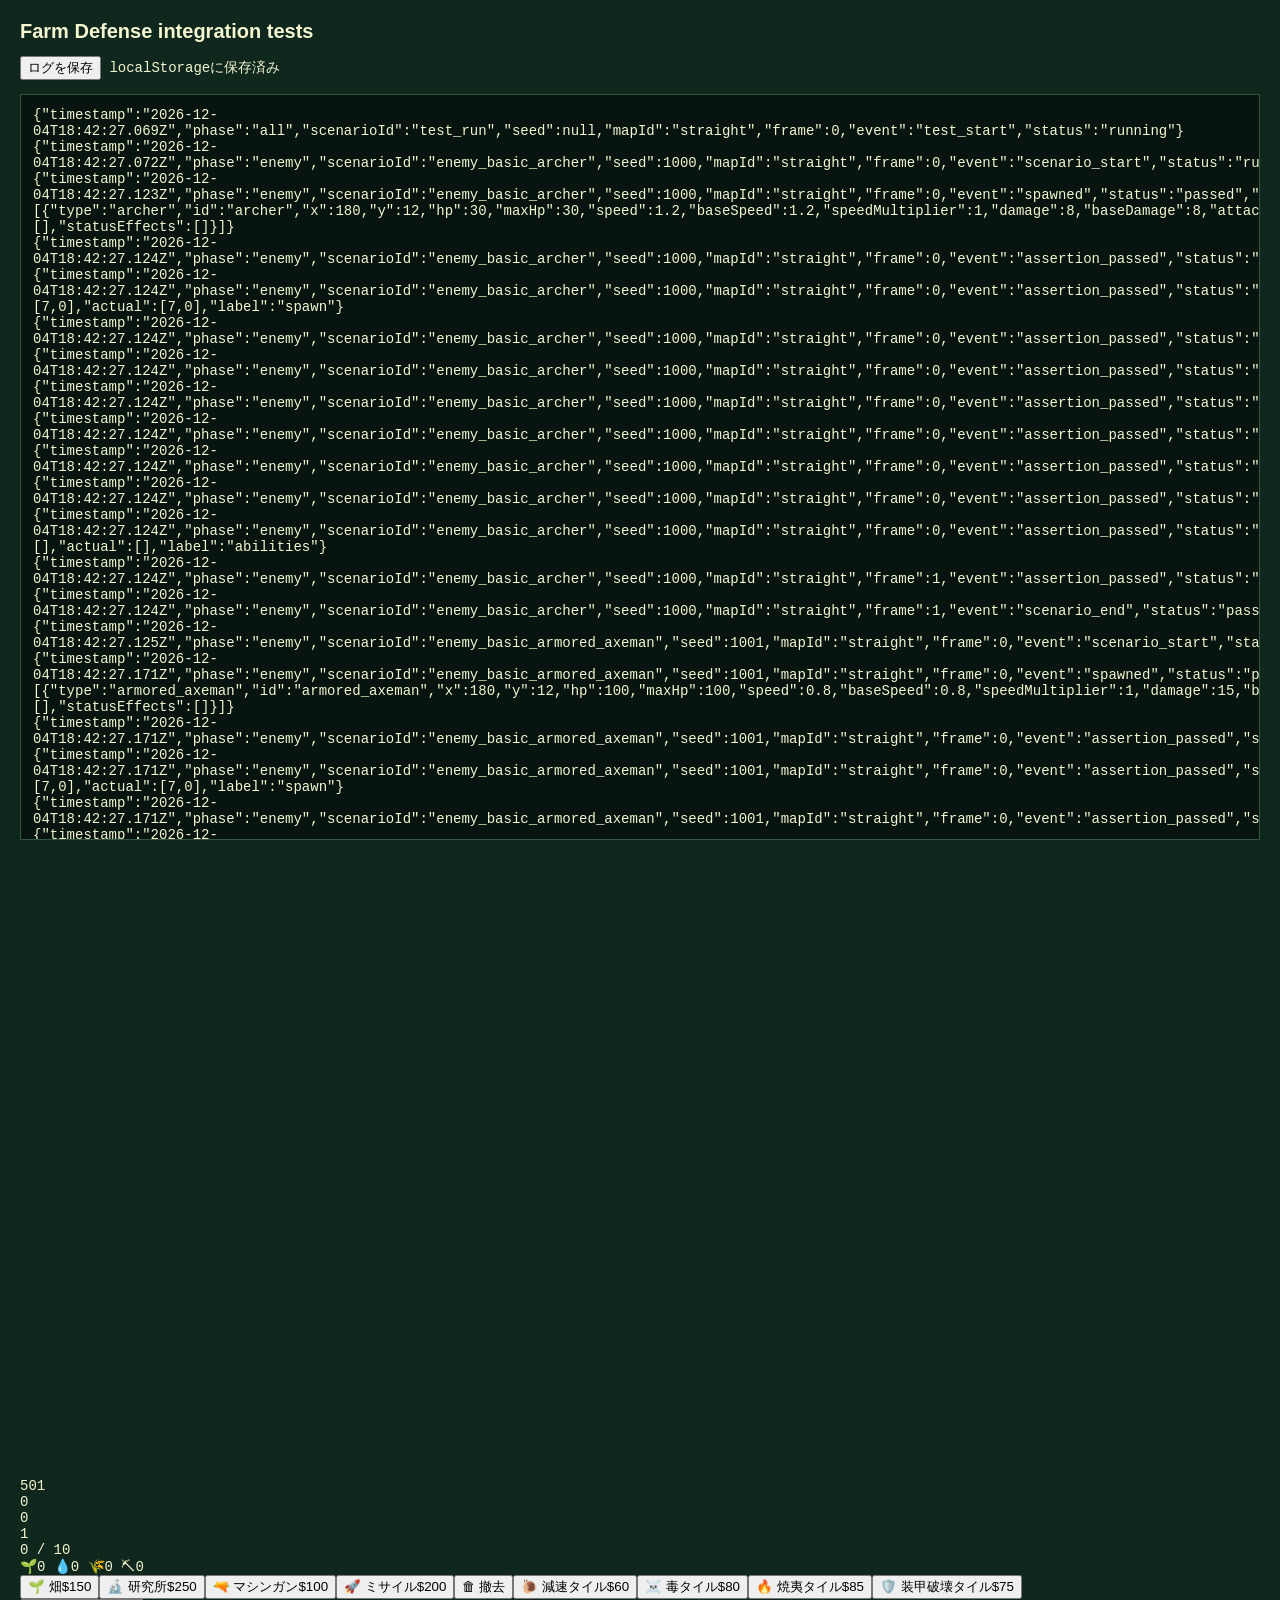
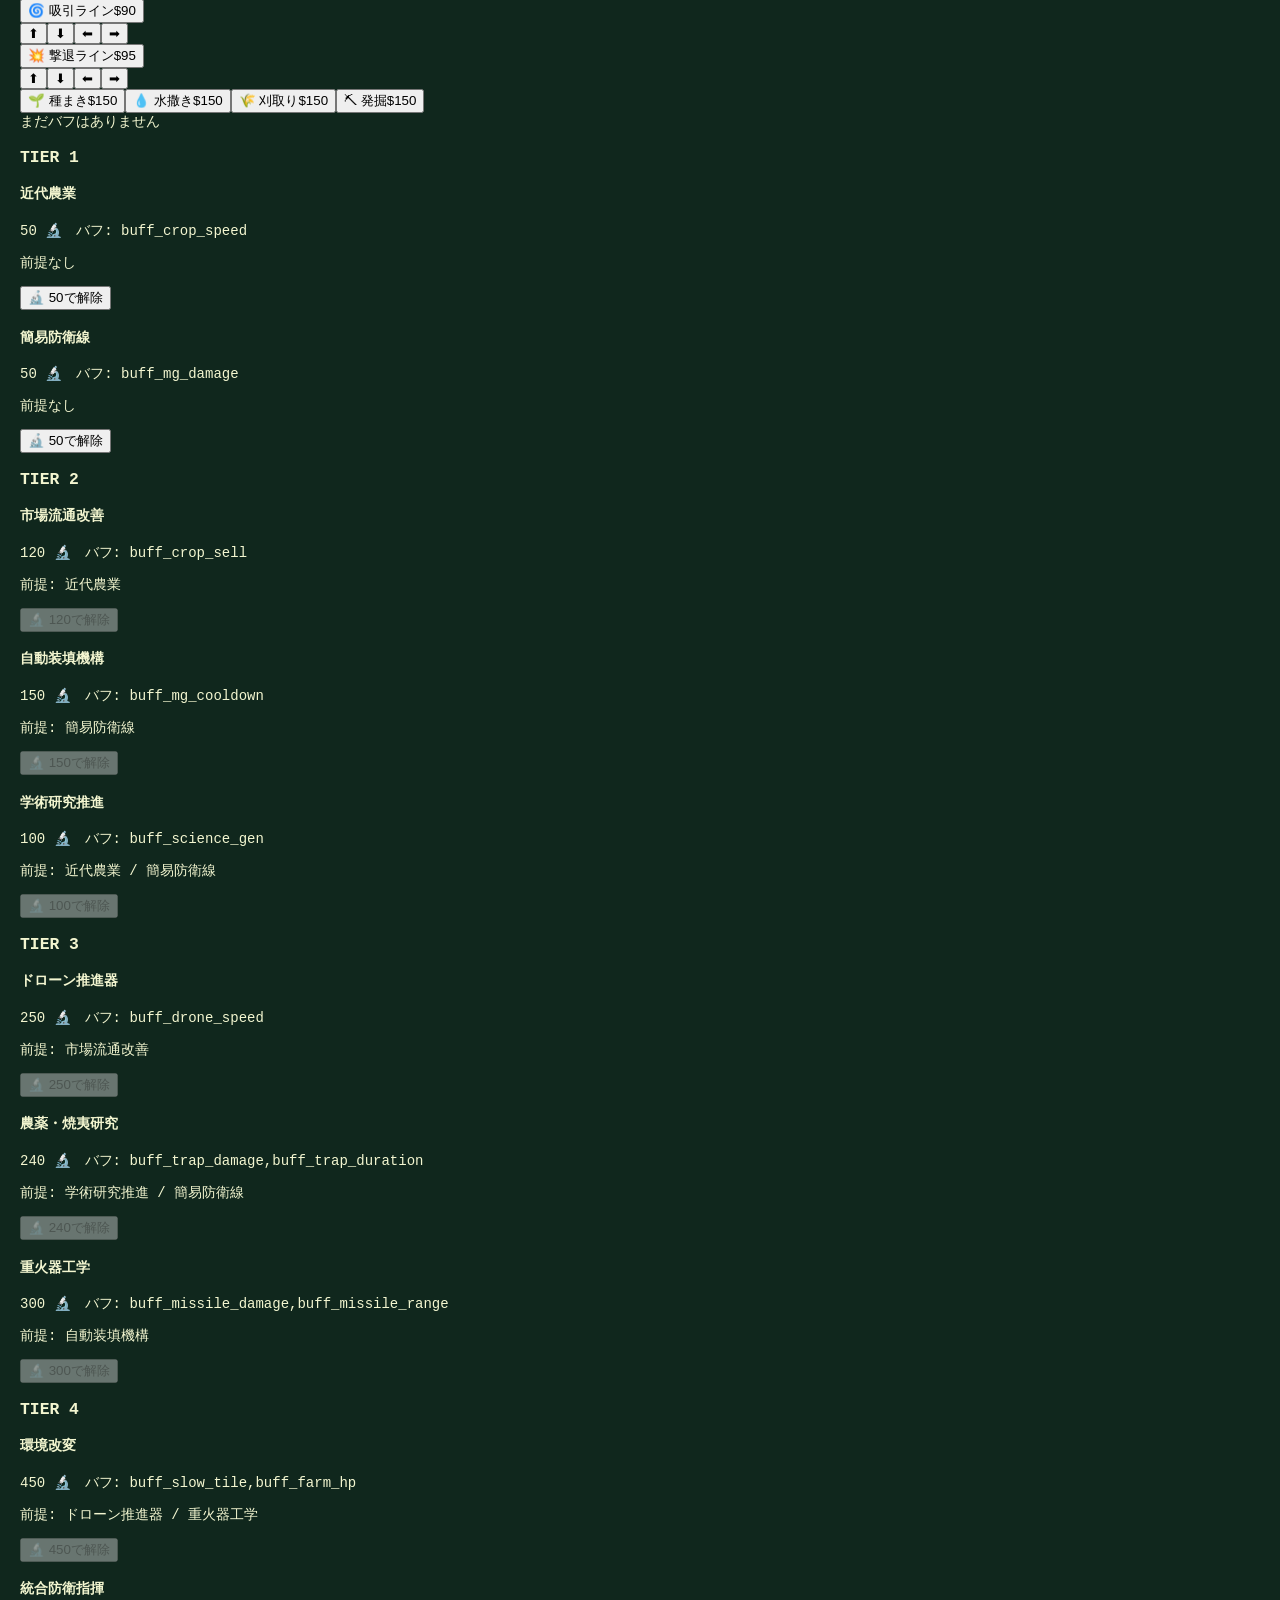
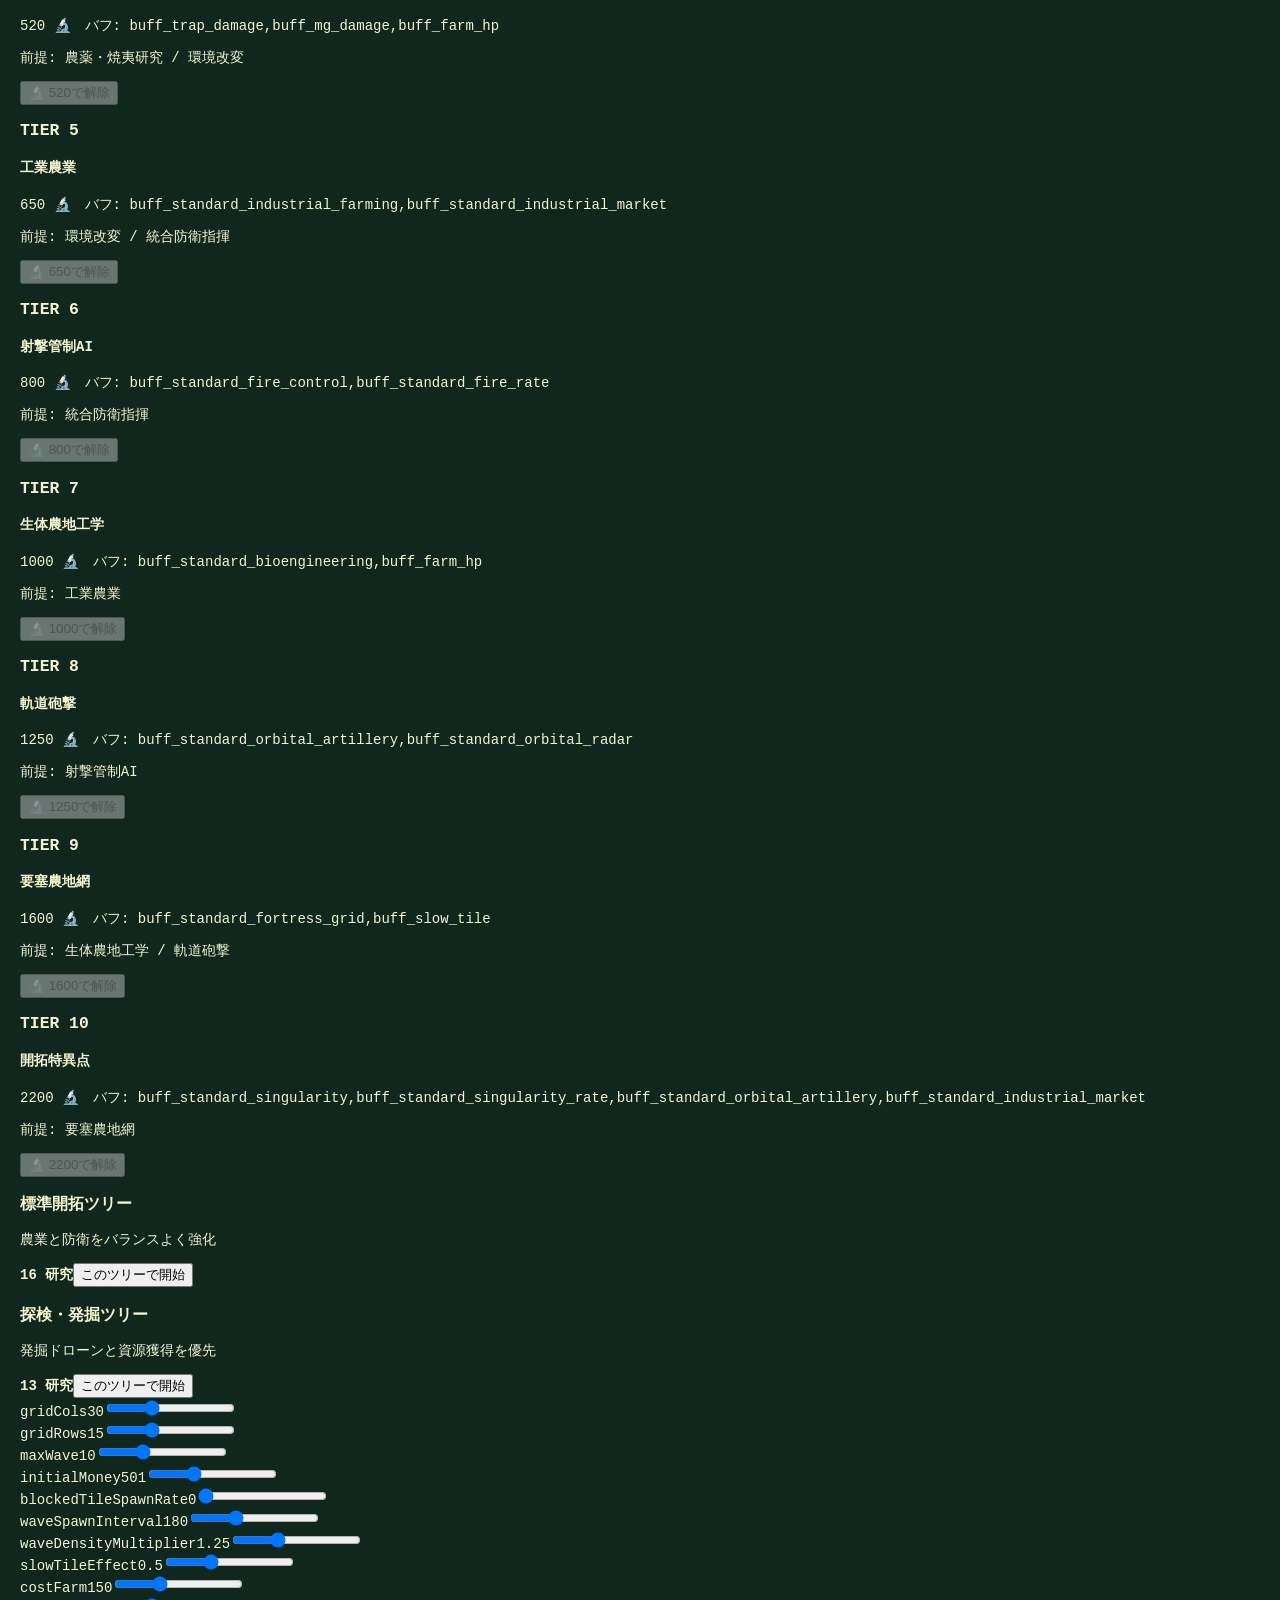
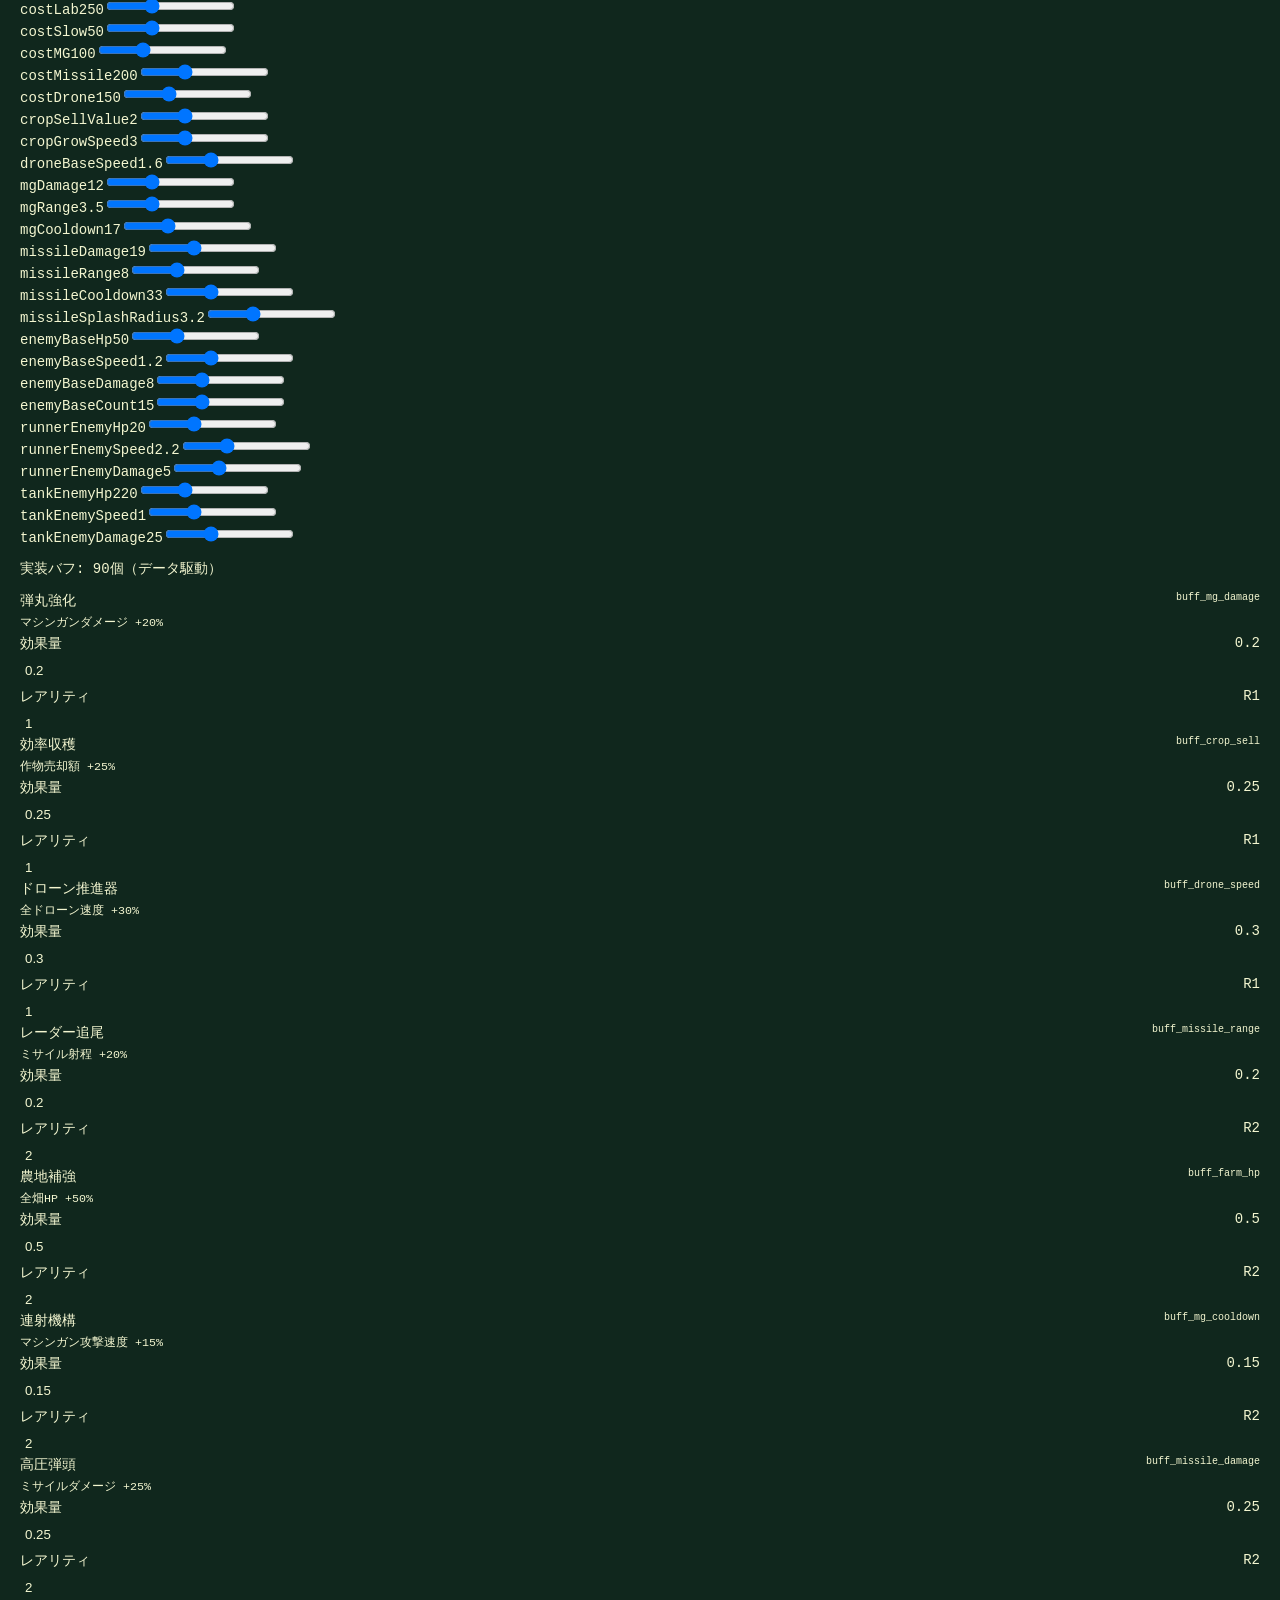
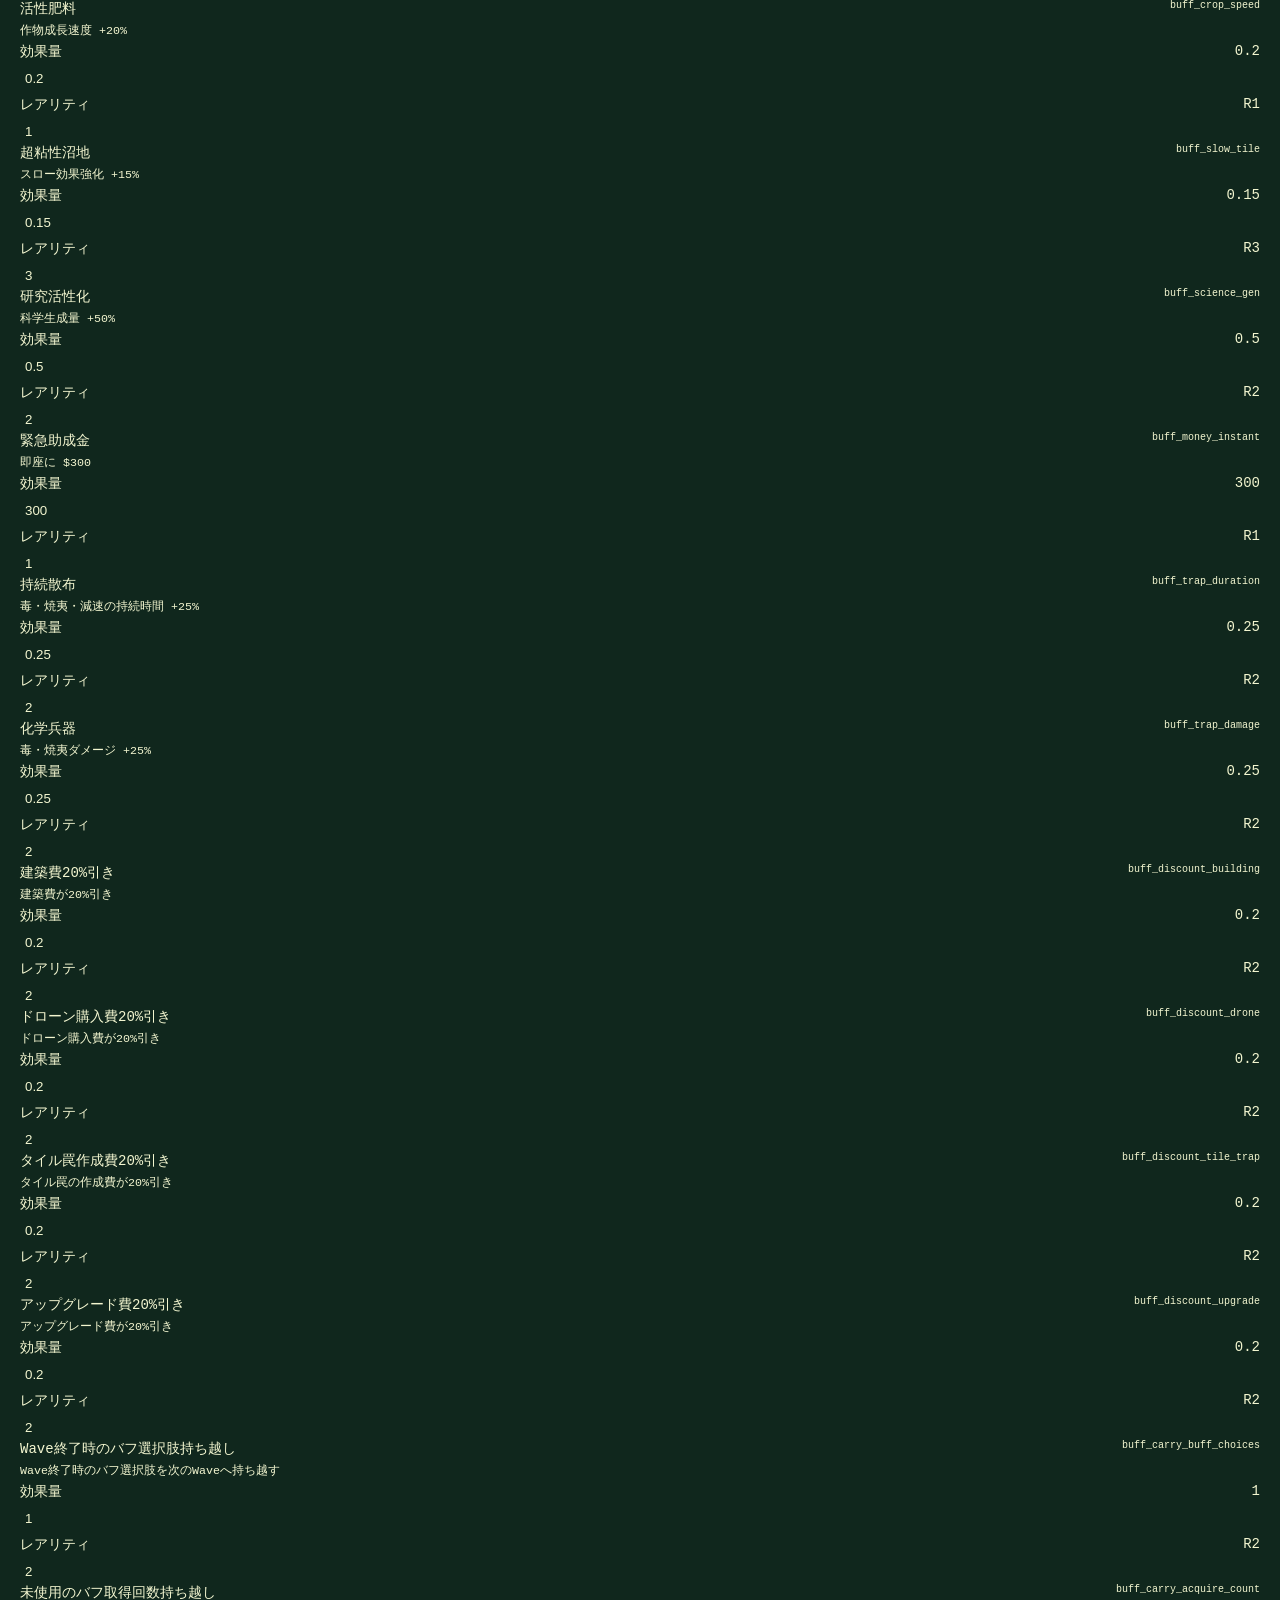
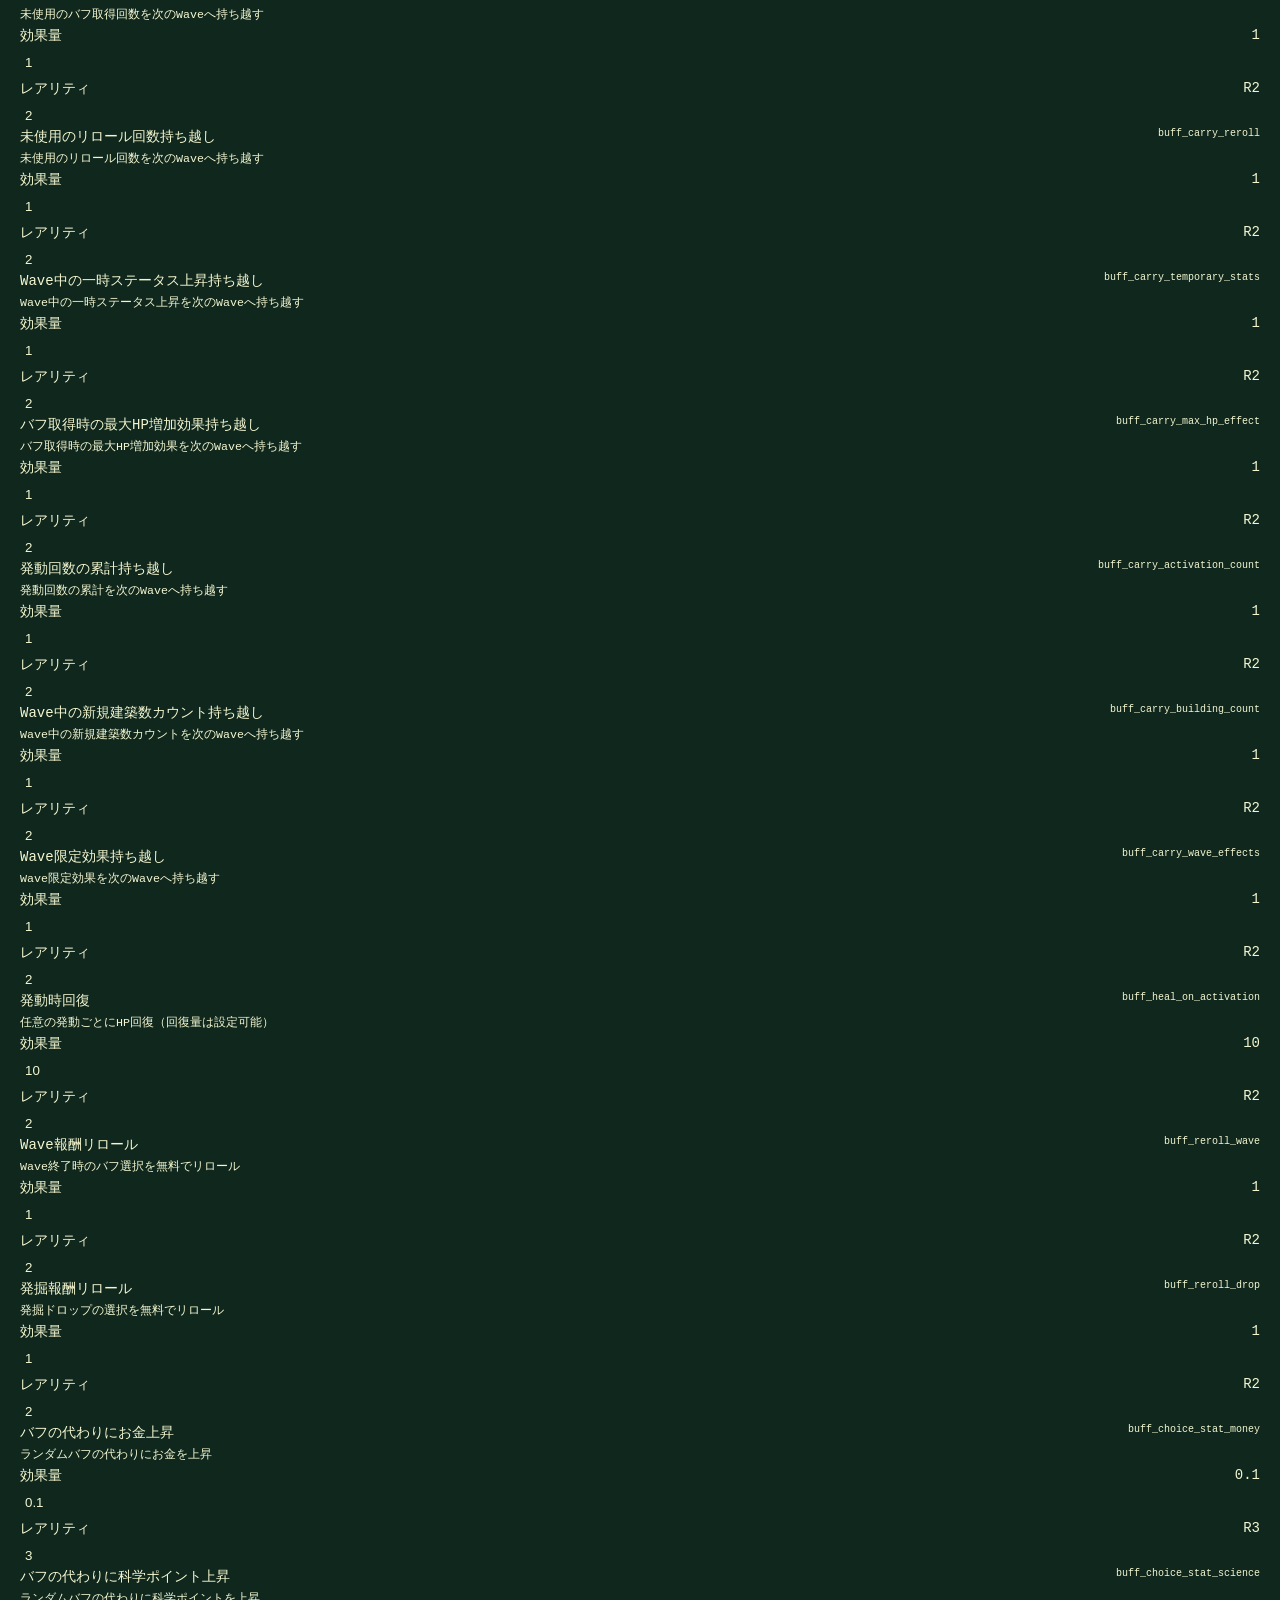
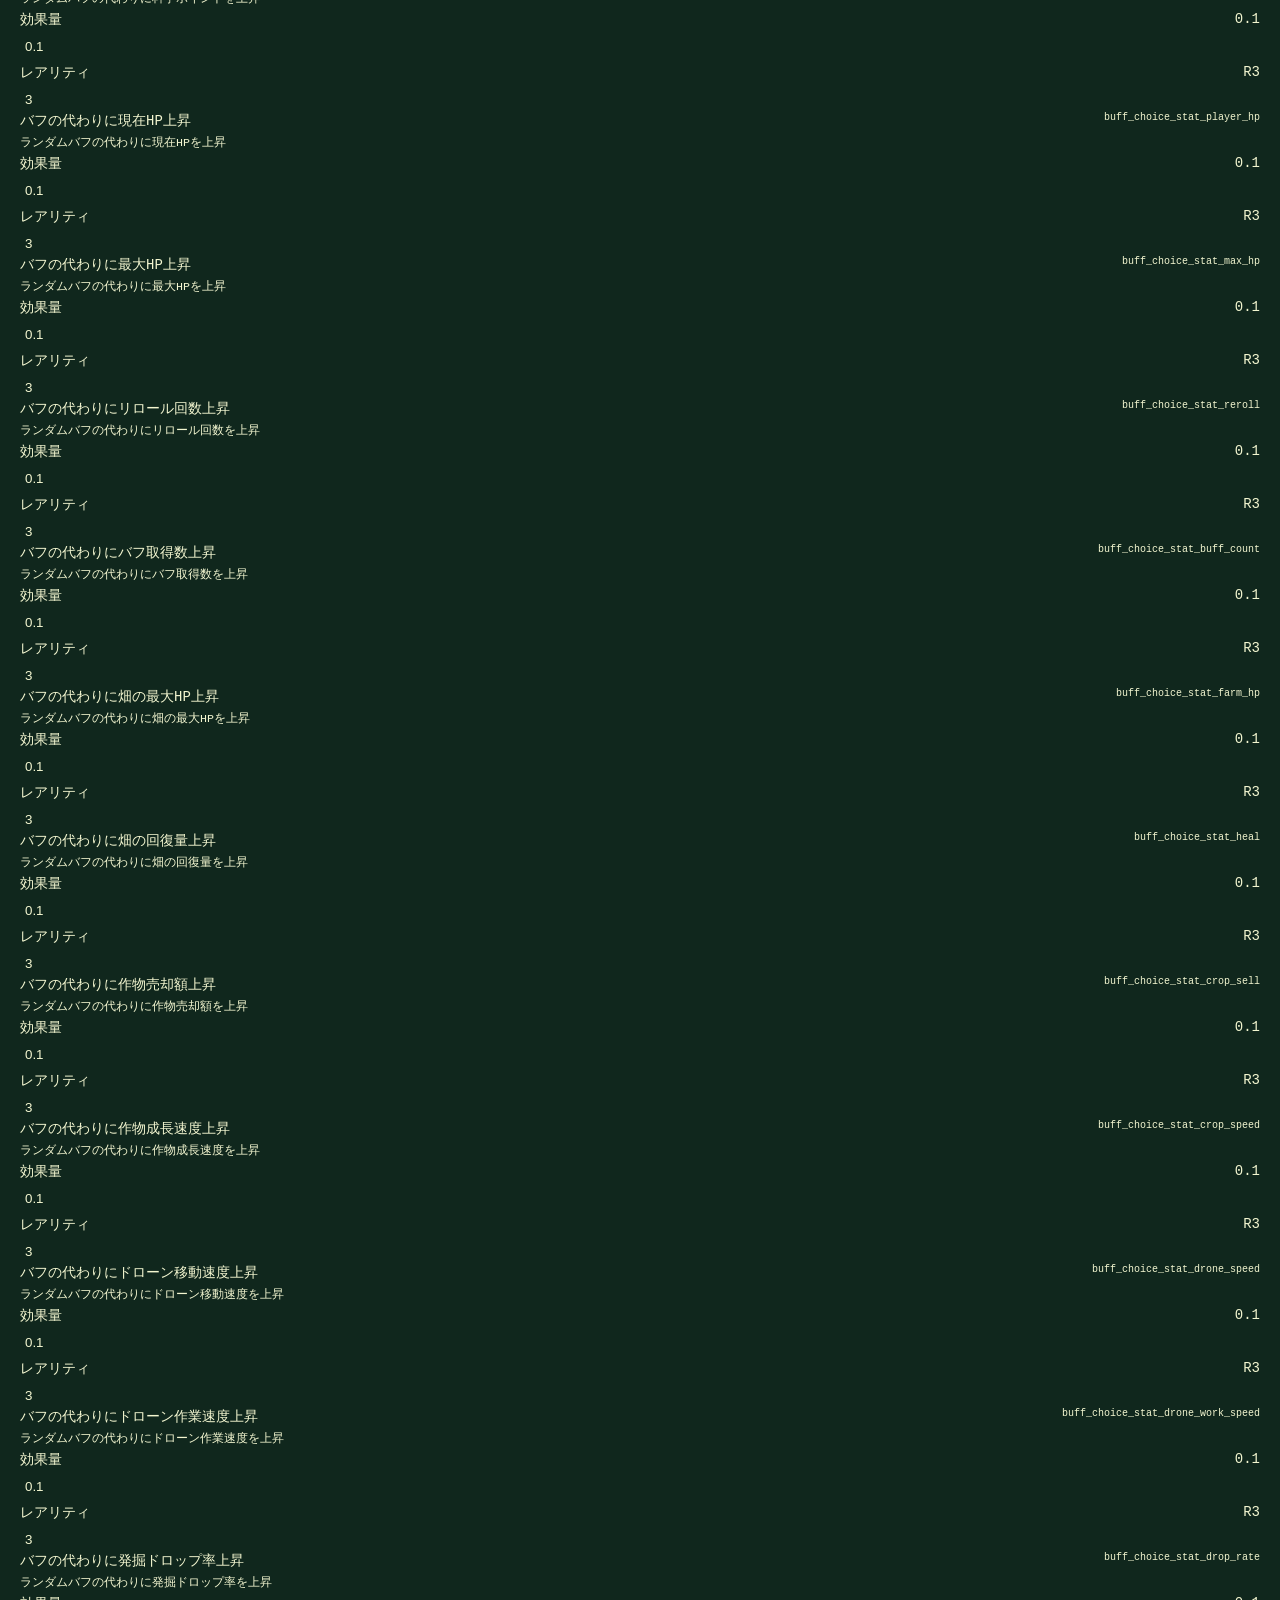
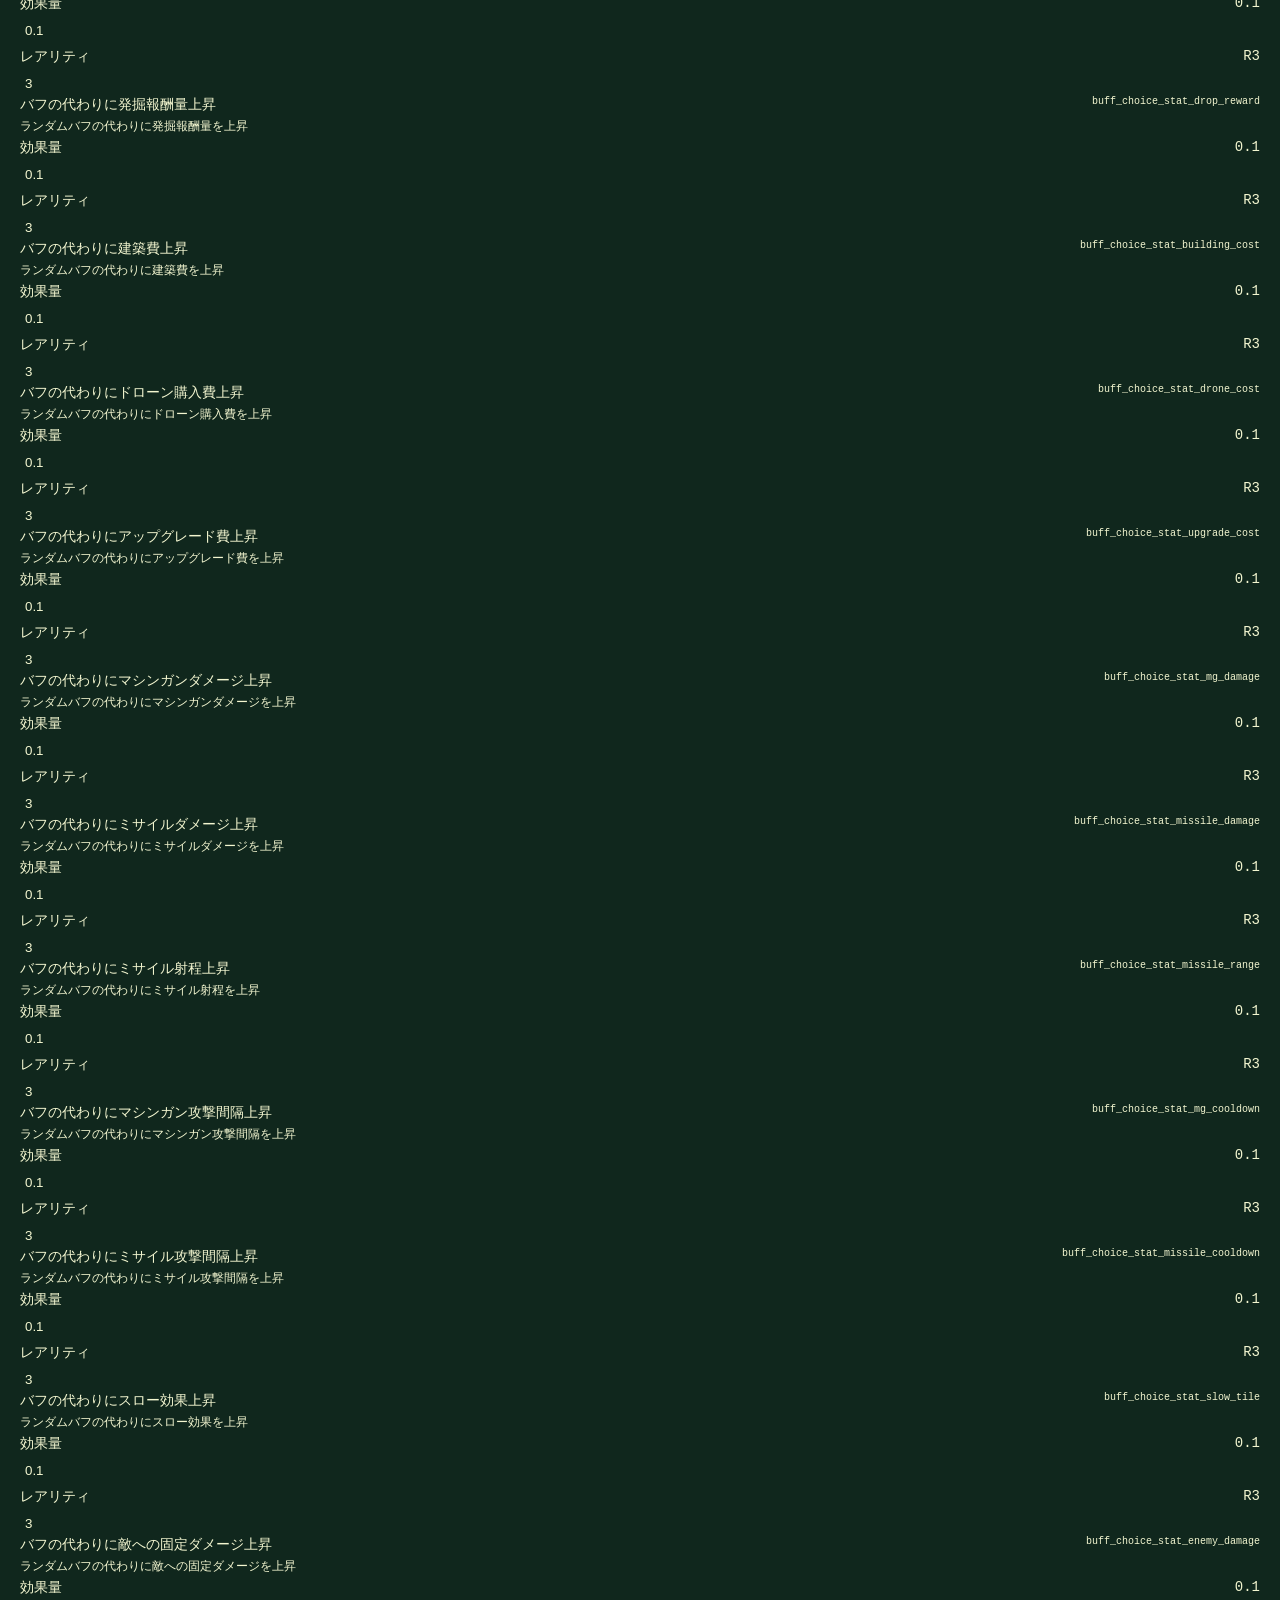
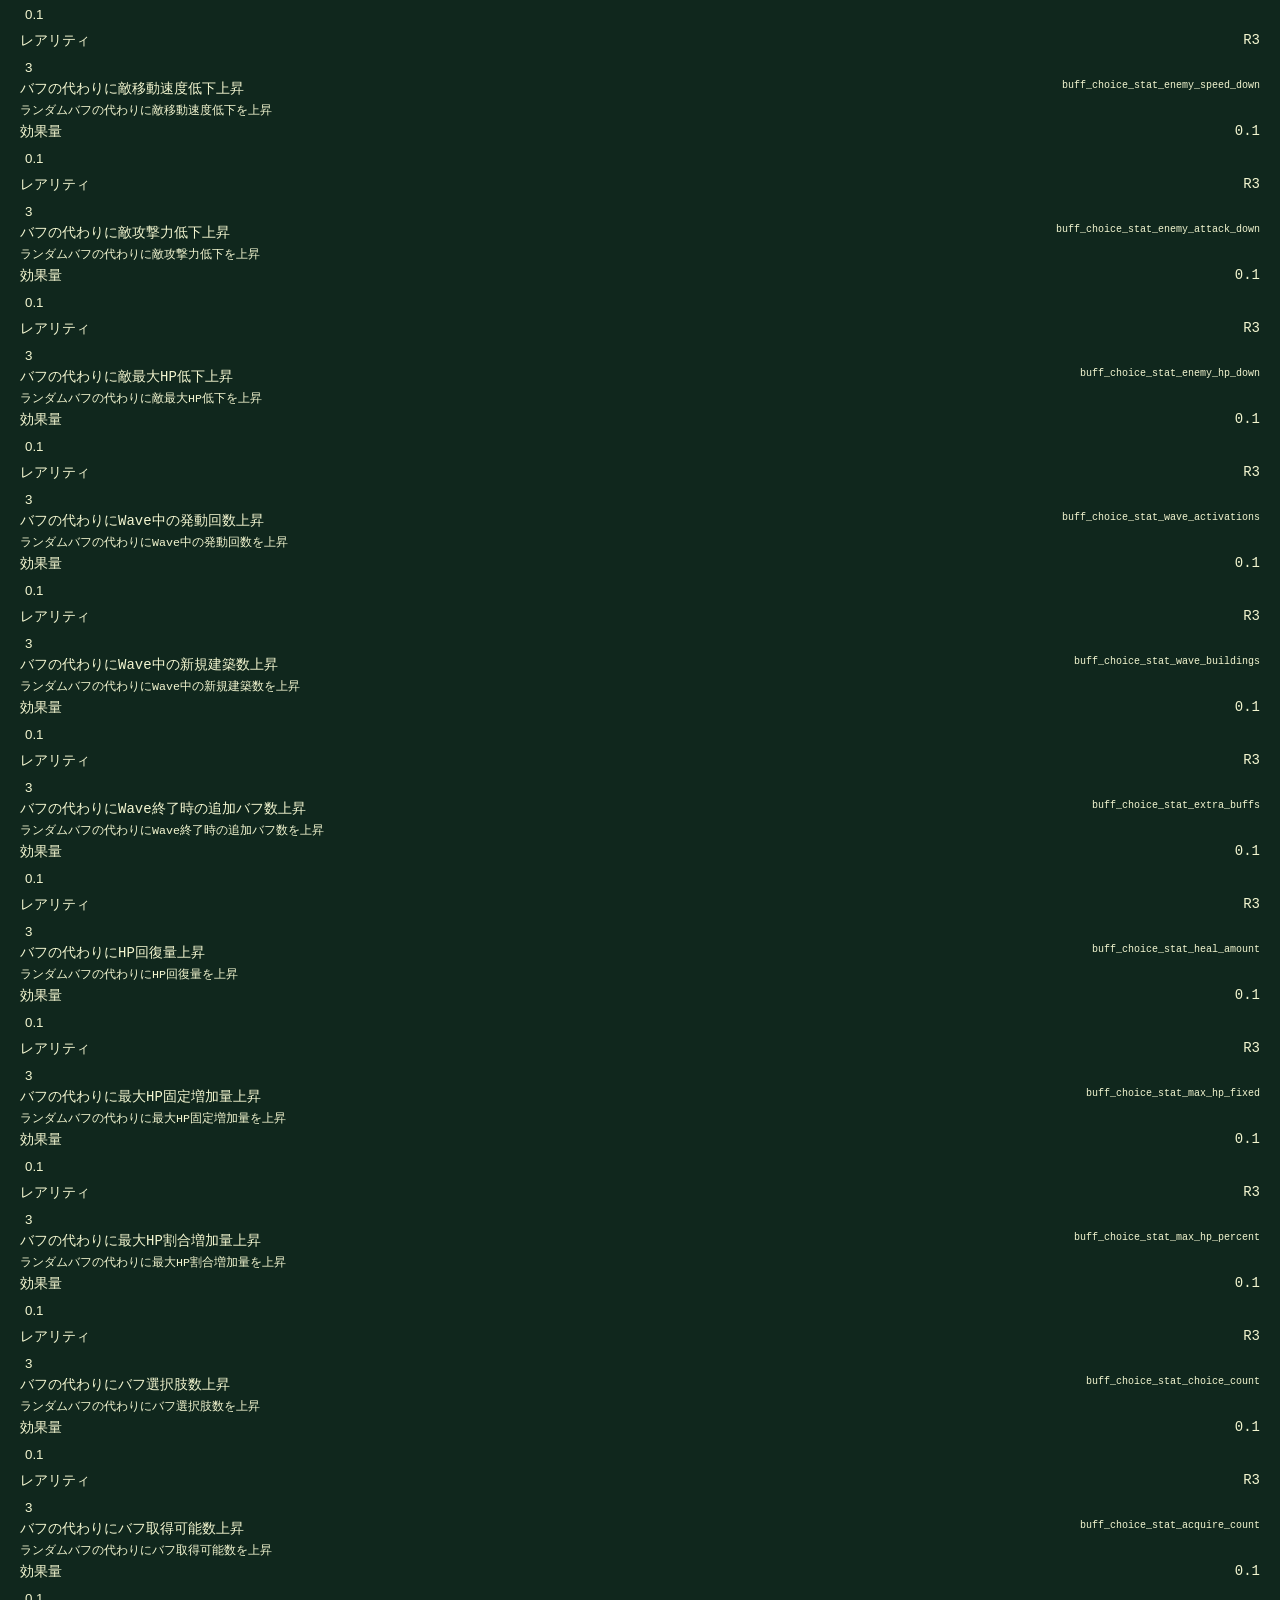
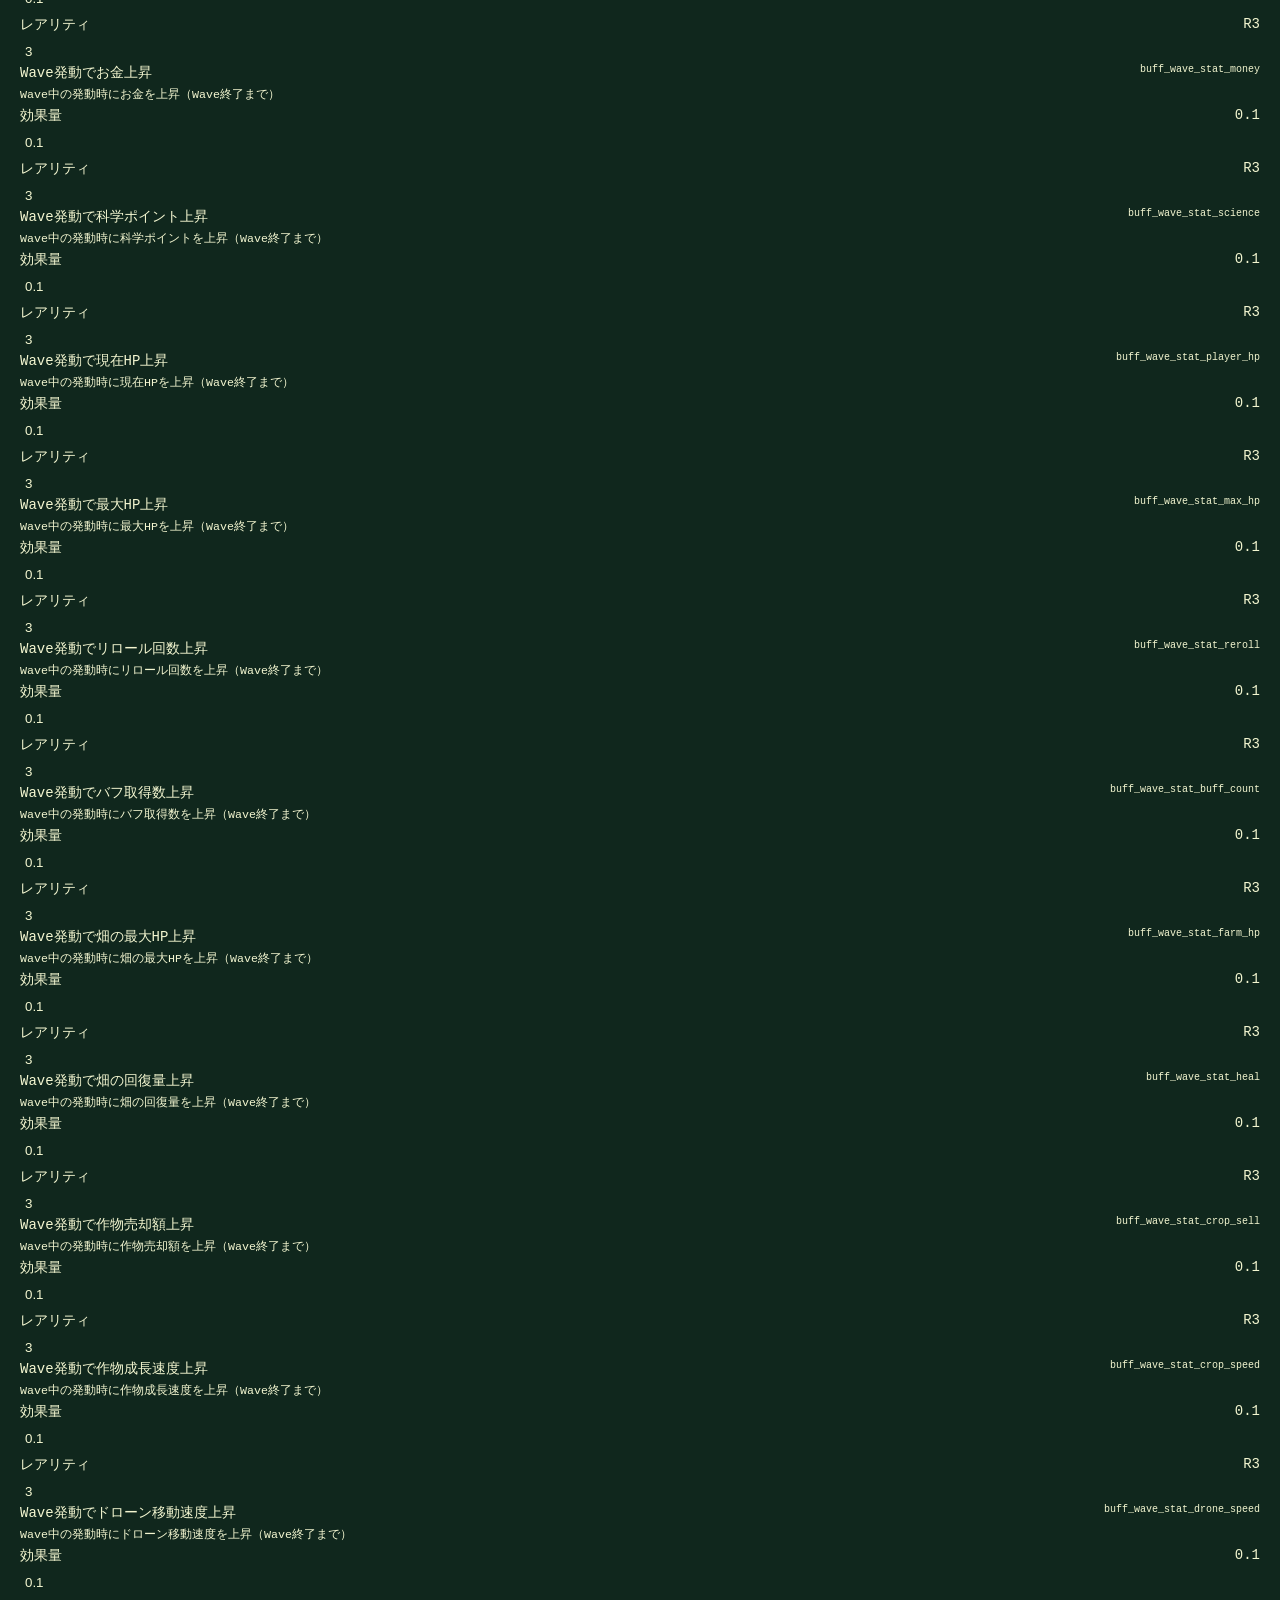
<file: test.html>
<!doctype html>
<html lang="ja">
<head>
  <meta charset="utf-8">
  <meta name="viewport" content="width=device-width,initial-scale=1">
  <title>Farm Defense Integration Tests</title>
  <style>
    body{margin:20px;background:#10271d;color:#f3f6d0;font:14px monospace}
    h1{font:600 20px sans-serif}
    pre{white-space:pre-wrap;background:#07140f;border:1px solid #345542;padding:12px;max-height:80vh;overflow:auto}
  </style>
</head>
<body>
  <h1>Farm Defense integration tests</h1>
  <button id="save-log" type="button" hidden>ログを保存</button>
  <span id="log-status" aria-live="polite"></span>
  <pre id="test-output"></pre>
  <canvas id="gameCanvas" width="360" height="720"></canvas>
  <div id="money"></div><div id="science"></div><div id="science-tech"></div>
  <div id="farms"></div><div id="wave"></div><div id="drones"></div>
  <div id="build-grid"></div><div id="drone-shop"></div><div id="buff-list"></div>
  <div id="selection"></div><div id="techtree"></div><div id="tree-choices"></div>
  <div id="param-editor"></div><div id="buff-editor"></div><div id="excavation-editor"></div>
  <div id="wave-buff-editor"></div><div id="tech-editor"></div><div id="trap-editor"></div>
  <div id="map-selector"></div><div id="sidebar"></div>
  <button id="btn-start-wave"></button><button id="resume"></button><button id="export"></button>
  <button id="reset"></button><button id="restart"></button>
  <div id="start-tech-overlay"></div><div id="wave-buff-overlay"></div><div id="game-overlay"></div>
  <div id="game-result"></div><div id="game-result-detail"></div><div id="toast"></div>
  <div id="buff-choices"></div><div id="wave-buff-caption"></div>
  <script>window.__TEST_MODE__ = true;</script>
  <script src="param.js"></script>
  <script src="trap.js"></script>
  <script src="script.js"></script>
  <script src="test.js"></script>
</body>
</html>
</file>
<file: style.css>
:root{--bg:#101820;--panel:#182632;--panel2:#213544;--line:#355365;--text:#e8f1f2;--muted:#9eb5bc;--green:#57d68d;--cyan:#5bd5e6;--gold:#f8c85d}*{box-sizing:border-box}body{margin:0;background:radial-gradient(circle at 50% -10%,#294758 0,#101820 38%);color:var(--text);font:14px system-ui,-apple-system,"Segoe UI",sans-serif}header{min-height:76px;border-bottom:1px solid var(--line);background:#111d26ee;display:flex;align-items:center;padding:10px 24px;gap:28px;position:sticky;top:0;z-index:4}.brand{display:flex;align-items:center;gap:10px;min-width:230px}.brand>span{font-size:32px}.brand h1{font-size:18px;margin:0}.brand small{color:var(--muted);letter-spacing:2px;font-size:9px}.stats{display:flex;gap:18px;align-items:center;flex:1;color:var(--muted);flex-wrap:wrap}.stats i{font-style:normal;color:var(--green);font-size:16px}.stats b:nth-child(2) i{color:var(--cyan)}nav{display:flex;gap:4px}button{background:var(--panel2);border:1px solid var(--line);border-radius:6px;color:var(--text);padding:9px 12px;cursor:pointer}button:hover:not(:disabled){filter:brightness(1.2)}button:disabled{opacity:.4;cursor:not-allowed}.tab.active,.primary{background:#19865d;border-color:#56d895}.danger{border-color:#b94c43;color:#ff9b8e}main{max-width:1180px;margin:auto;padding:24px}.tab-panel{display:none}.tab-panel.active{display:block}.game-layout{display:flex;gap:20px;align-items:flex-start}.canvas-wrap{background:#0b1318;padding:12px;border:1px solid var(--line);border-radius:10px}.canvas-wrap canvas{display:block;cursor:crosshair;background:#172b20;width:360px;height:720px}.hint{text-align:center;color:var(--muted);font-size:11px;padding-top:8px}aside{width:360px;background:var(--panel);border:1px solid var(--line);border-radius:10px;padding:16px}h2{margin:0 0 5px}h3{font-size:12px;letter-spacing:1px;color:var(--muted);border-bottom:1px solid var(--line);padding-bottom:7px;margin:18px 0 9px}.build-grid{display:grid;grid-template-columns:1fr 1fr;gap:7px}.build-grid button,.drone-btn{display:flex;justify-content:space-between;gap:8px;text-align:left;font-size:12px}.cost{color:var(--gold)}.selection{margin-top:18px;border-top:1px solid var(--line);padding-top:12px;color:var(--muted)}.selection b{color:var(--text)}.selection p{min-height:32px}.selection button{width:100%}.badges{display:flex;flex-wrap:wrap;gap:5px;color:var(--muted);font-size:11px}.badge{background:#285b57;border:1px solid #4faaa0;border-radius:12px;padding:4px 8px;color:#baf5d5}.section-head{display:flex;justify-content:space-between;align-items:flex-start;margin-bottom:20px}.section-head p{color:var(--muted)}.section-head strong{color:var(--cyan);font-size:18px}.tech-tree{display:grid;grid-template-columns:repeat(4,1fr);gap:18px;align-items:start}.tier{background:#13212a;border:1px solid var(--line);border-radius:10px;padding:12px;min-height:180px}.tier h3{margin-top:0;color:var(--gold)}.tech-card{border:1px solid #3d5e6d;border-radius:7px;padding:10px;margin:9px 0;background:#1b303a}.tech-card.unlocked{border-color:var(--green);background:#183b35}.tech-card.locked{opacity:.7}.tech-card h4{margin:0 0 5px}.tech-card p{font-size:11px;color:var(--muted);margin:4px 0}.tech-card button{padding:5px 8px;font-size:11px}.param-editor,.buff-editor{display:grid;grid-template-columns:repeat(3,1fr);gap:10px;margin-bottom:28px}.param{background:var(--panel);border:1px solid var(--line);padding:10px;border-radius:7px}.param label{display:flex;justify-content:space-between;color:var(--muted);font-size:12px}.param input{width:100%;accent-color:var(--green)}.overlay{position:fixed;inset:0;background:#061016cc;display:grid;place-items:center;z-index:10}.hidden{display:none}.modal{background:#1c3440;border:1px solid #5a8994;border-radius:12px;padding:28px;text-align:center;min-width:360px;max-width:760px;box-shadow:0 12px 50px #000}.modal h1,.modal h2{color:var(--gold)}#buff-choices{display:flex;gap:10px}.choice{width:130px;text-align:center}.choice strong{display:block;margin-bottom:5px}.choice small{display:block;color:var(--muted);min-height:34px;font-size:11px}.choice button{margin-top:10px;width:100%}#toast{position:fixed;bottom:20px;left:50%;transform:translateX(-50%);background:#193f44;border:1px solid #5ed6bc;padding:10px 18px;border-radius:20px;display:none;z-index:20}.tree-choices{display:flex;gap:12px;flex-wrap:wrap;justify-content:center}.tree-choice{background:var(--panel);border:1px solid var(--line);border-radius:8px;padding:14px;width:210px;text-align:left}.tree-choice h3{margin-top:0}.tree-choice p{color:var(--muted);min-height:36px}.tree-choice button{width:100%;margin-top:12px}.tree-toolbar{display:flex;gap:10px;margin:10px 0}.tree-editor{background:var(--panel);border:1px solid var(--line);border-radius:8px;padding:12px;margin:12px 0}.tree-editor>input{margin-right:8px;padding:8px;background:var(--panel2);border:1px solid var(--line);color:var(--text)}.research-row{display:flex;gap:6px;align-items:center;margin:8px 0;flex-wrap:wrap}.research-row input,.research-row select{background:var(--panel2);border:1px solid var(--line);color:var(--text);padding:6px;min-width:90px}.research-row select{min-width:170px;min-height:45px}.research-list{margin:12px 0}.tree-editor button{padding:6px 9px}@media(max-width:900px){header{flex-wrap:wrap;padding:10px}.stats{order:3;width:100%;justify-content:center}.game-layout{flex-direction:column}.game-layout aside{width:100%}.tech-tree,.param-editor,.buff-editor{grid-template-columns:1fr 1fr}}@media(max-width:500px){main{padding:10px}.canvas-wrap canvas{width:100%;height:auto}.canvas-wrap{width:100%}.tech-tree,.param-editor,.buff-editor{grid-template-columns:1fr}nav{width:100%}nav button{flex:1;padding:7px 4px;font-size:11px}}
/* Map preview */
.map-selector-label{display:flex;align-items:center;gap:8px;color:var(--muted);margin:0 0 12px}.map-selector-label select{flex:1;min-width:0;background:var(--panel2);border:1px solid var(--line);border-radius:4px;color:var(--text);padding:5px}
 .level-toolbar{display:flex;align-items:center;gap:8px;background:var(--panel);border:1px solid var(--line);border-radius:8px;padding:9px 12px;margin-bottom:14px}.level-toolbar label{font-weight:700;color:var(--gold)}.level-toolbar select{background:var(--panel2);border:1px solid var(--line);border-radius:5px;color:var(--text);padding:5px 8px}.level-status{color:var(--muted);font-size:11px}
nav .level-toolbar{margin:0;padding:0 4px;background:transparent;border:0;color:var(--gold);font-size:11px}nav .level-toolbar select{padding:7px 4px;font-size:11px}
.regulation-tabs{display:flex;flex-wrap:wrap;gap:6px;margin:8px 0}.regulation-tab.active{background:var(--gold);color:#241b0b}.regulation-editor{border:1px solid var(--line);border-radius:8px;padding:10px;margin:8px 0}.regulation-level{border-top:1px solid var(--line);padding-top:8px;margin-top:8px}.wave-buff-row{display:grid;grid-template-columns:70px repeat(auto-fit,minmax(100px,1fr));gap:6px;align-items:center;margin:6px 0}.wave-buff-row label{display:flex;flex-direction:column;gap:2px;color:var(--muted);font-size:11px}.wave-buff-row input{width:100%;box-sizing:border-box}.regulation-editor details{margin-top:12px}.regulation-editor details>div{display:grid;grid-template-columns:repeat(auto-fit,minmax(180px,1fr));gap:8px}.regulation-editor textarea{width:100%;min-height:80px;box-sizing:border-box;font-family:monospace;font-size:11px}.config-error{max-width:760px;margin:48px auto;padding:24px;background:#321c22;border:1px solid #d66;border-radius:8px;color:#ffe5e5}
.speed-control{display:flex;align-items:center;justify-content:space-between;gap:10px;margin-bottom:10px;padding:8px 10px;background:var(--panel2);border:1px solid var(--line);border-radius:6px}.speed-control label{color:var(--gold);font-weight:700}.speed-control select{background:var(--panel);border:1px solid var(--line);border-radius:4px;color:var(--text);padding:5px 8px}
.line-build-option{display:grid;gap:4px;min-width:0}.line-build-option>button{width:100%}.line-direction-options{display:grid;grid-template-columns:repeat(4,minmax(0,1fr));gap:3px}.line-direction-options button{padding:4px 2px;min-height:30px;font-size:14px;line-height:1}.line-direction-options button.active{background:#236d78;border-color:var(--cyan);box-shadow:0 0 0 1px var(--cyan) inset}.line-direction-options button:focus-visible{outline:2px solid var(--gold);outline-offset:1px}
.build-grid button.active{background:#236d78;border-color:var(--cyan);box-shadow:0 0 0 1px var(--cyan) inset}
.build-grid button.danger.active{background:#782323;border-color:#ff7878;color:#fff;box-shadow:0 0 0 1px #ff7878 inset}
</file>
<file: style-mobile.css>
/*
 * Smartphone layout
 * Loaded automatically by index.html only when the viewport is 700px wide
 * or less. Desktop styles stay in style.css.
 */
:root{--mobile-gutter:10px}

html{font-size:15px}
body{min-width:320px;overflow-x:hidden}

header{position:relative;display:block;padding:10px var(--mobile-gutter);min-height:0}
.stats{display:grid;grid-template-columns:repeat(2,minmax(0,1fr));gap:7px;margin-bottom:10px}
.stats b,.stats span{min-width:0;padding:6px 7px;background:var(--panel);border:1px solid var(--line);border-radius:6px;font-size:12px;white-space:nowrap;overflow:hidden;text-overflow:ellipsis}
.stats span{grid-column:1 / -1;text-align:center}
nav{display:grid;grid-template-columns:repeat(3,minmax(0,1fr));gap:5px;width:100%}
nav button{min-height:42px;padding:7px 4px;font-size:11px}
#header-game-controls{margin-top:8px}
.speed-control{margin:0;padding:7px 9px}
.speed-control select{min-height:36px}

main{padding:var(--mobile-gutter);width:100%}
.game-layout{gap:10px}
.canvas-wrap{width:100%;padding:6px;border-radius:8px}
.canvas-wrap canvas{width:100%;height:auto;aspect-ratio:2 / 1;touch-action:none}
.hint{padding:7px 3px 2px;font-size:10px}
.game-layout aside{width:100%;padding:11px}
.top-actions{display:grid;grid-template-columns:1fr 1fr;gap:7px}
.top-actions button{min-height:44px;padding:8px 5px}
h3{margin-top:14px}
.build-grid{grid-template-columns:repeat(2,minmax(0,1fr));gap:6px}
.build-grid button,.drone-btn{min-height:44px;padding:8px 7px;font-size:11px}
.selection button{min-height:44px}

.section-head{display:block;margin-bottom:14px}
.section-head strong{display:block;margin-top:9px;font-size:16px}
.tech-tree,.param-editor,.buff-editor{grid-template-columns:1fr;gap:8px}
.tier{min-height:0;padding:10px}
.tree-toolbar{display:grid;grid-template-columns:1fr;gap:7px}
.tree-toolbar button,.tree-toolbar select{min-height:42px}
.tree-editor{padding:9px;overflow:hidden}
.tree-editor>input{display:block;width:100%;margin:0 0 7px;min-height:40px}
.research-row{display:grid;grid-template-columns:1fr 1fr;gap:6px}
.research-row input,.research-row select,.research-row button{width:100%;min-width:0;min-height:40px}
.research-row select{grid-column:1 / -1}
.research-row small{grid-column:1 / -1;overflow-wrap:anywhere}

.param{padding:9px}
.param input{min-height:28px}
.level-toolbar{align-items:stretch;flex-wrap:wrap;padding:8px}
.level-toolbar select{min-height:38px;flex:1}
.wave-buff-row{grid-template-columns:1fr 1fr;gap:6px;padding:7px 0}
.wave-buff-row label:first-child{grid-column:1 / -1}
.regulation-editor details>div{grid-template-columns:1fr}

.overlay{padding:var(--mobile-gutter)}
.modal{width:100%;min-width:0;max-width:none;max-height:90vh;overflow:auto;padding:18px 12px}
#buff-choices{display:grid;grid-template-columns:1fr;gap:8px}
.choice{width:100%}
.choice button,.tree-choice button{min-height:44px}
.tree-choices{display:grid;grid-template-columns:1fr;gap:8px}
.tree-choice{width:100%;padding:11px}
button,input,select,textarea{font-size:16px}
button{touch-action:manipulation}
.line-direction-options button{min-height:32px;padding:5px 2px;font-size:14px}
</file>
